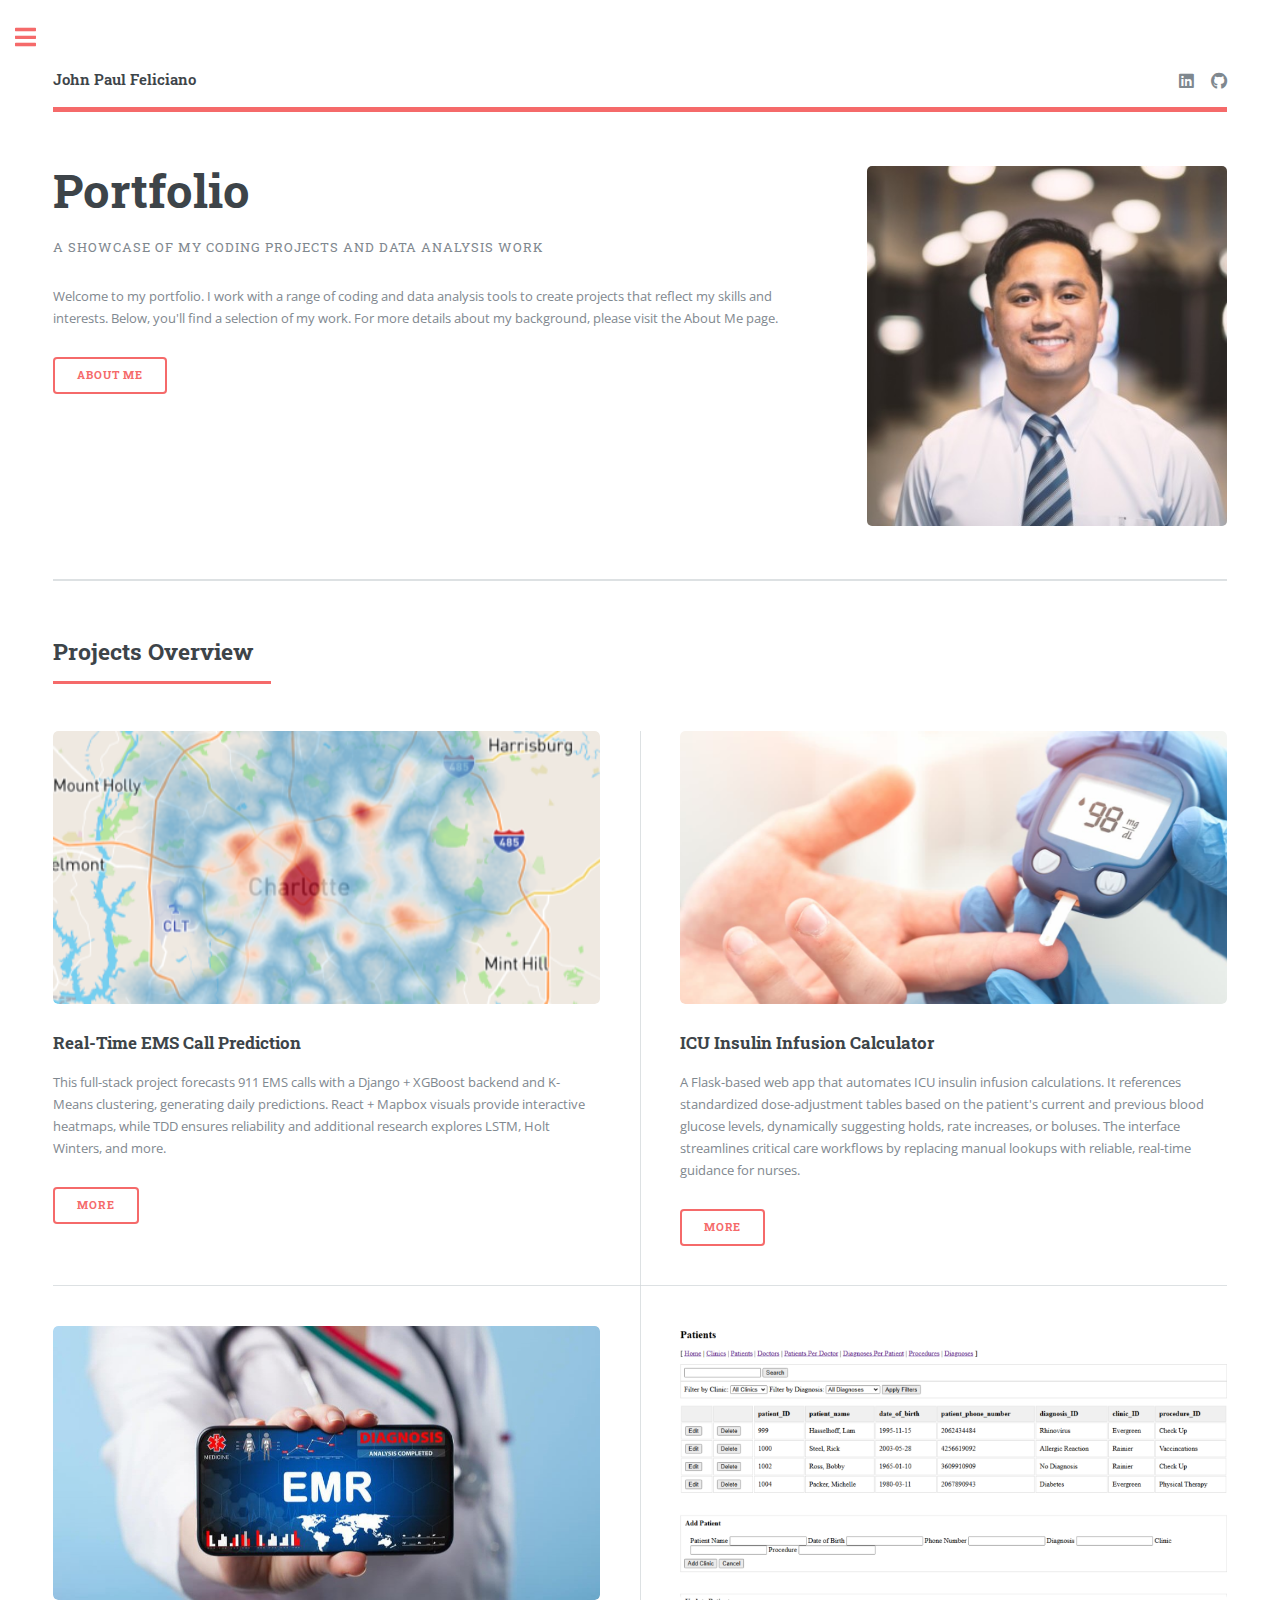
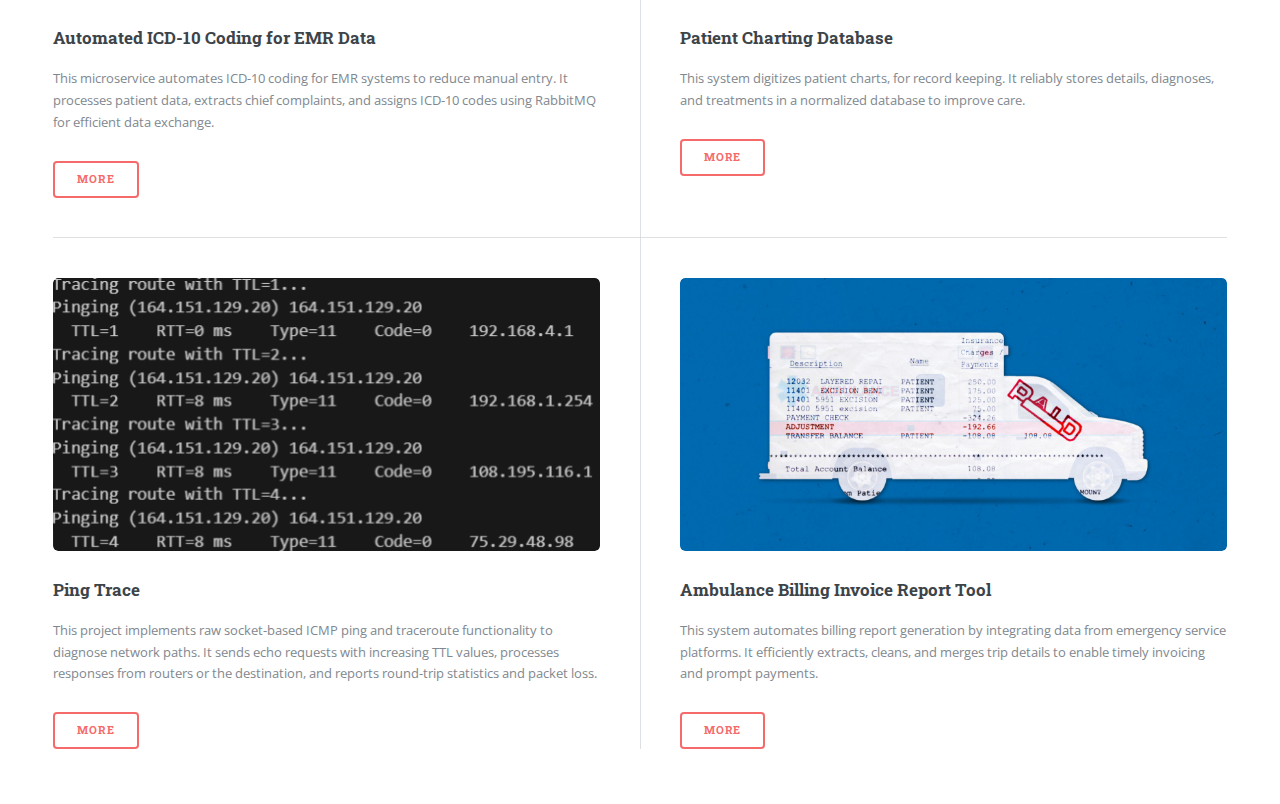
<file: index.html>
<!DOCTYPE HTML>
<!--
	Editorial by HTML5 UP
	html5up.net | @ajlkn
	Free for personal and commercial use under the CCA 3.0 license (html5up.net/license)
-->
<html>

<head>
	<title>Homepage | John Paul's Portfolio</title>
	<link rel="icon" href="/images/favicon.ico" type="image/x-icon">
	<meta charset="utf-8" />
	<meta name="viewport" content="width=device-width, initial-scale=1, user-scalable=no" />
	<link rel="stylesheet" href="assets/css/main.css" />
</head>

<body class="is-preload">

	<!-- Wrapper -->
	<div id="wrapper">

		<!-- Main -->
		<div id="main">
			<div class="inner">

				<!-- Header -->
				<header id="header">
					<a href="index.html" class="logo"><strong>John Paul Feliciano</strong></a>
					<ul class="icons">
						<!-- Opens into a new tab -->
						<li>
							<a href="https://www.linkedin.com/in/johnp-feliciano/" target="_blank"
								rel="noopener noreferrer" class="icon brands fa-linkedin" title="LinkedIn">
								<span class="label">LinkedIn</span>
							</a>
						</li>
						<!-- Opens into a new tab -->
						<li>
							<a href="https://github.com/johnpaulfeliciano98" target="_blank" rel="noopener noreferrer"
								class="icon brands fa-github" title="GitHub">
								<span class="label">GitHub</span>
							</a>
						</li>
					</ul>
				</header>

				<!-- Banner -->
				<section id="banner">
					<div class="content">
						<header>
							<h1>Portfolio</h1>
							<p>A showcase of my coding projects and data analysis work
							</p>
						</header>
						<p>Welcome to my portfolio. I work with a range of coding and data analysis tools to create
							projects that reflect my skills and interests. Below, you'll find a selection of my work.
							For more details about my background, please visit the About Me page.</p>
						<ul class="actions">
							<li><a href="aboutme.html" class="button big">About Me</a></li>
						</ul>
					</div>
					<span class="image object">
						<img src="images/self-portrait.jpeg" alt="" />
					</span>
				</section>


				<!-- Section -->
				<section>
					<header class="major">
						<h2>Projects Overview</h2>
					</header>
					<div class="posts">
						<article>
							<a href="911-forecasting.html" class="image"><img src="images/911-heatmap.png" /></a>
							<h3>Real-Time EMS Call Prediction</h3>
							<p>This full-stack project forecasts 911 EMS calls with a Django + XGBoost backend and
								K-Means clustering, generating daily predictions. React + Mapbox visuals provide
								interactive heatmaps, while TDD ensures reliability and additional research explores
								LSTM, Holt Winters, and more.</p>
							<ul class="actions">
								<li><a href="911-forecasting.html" class="button">More</a></li>
							</ul>
						</article>
						<article>
							<a href="bg-check.html" class="image"><img src="images/blood-sugar-check.png" /></a>
							<h3>ICU Insulin Infusion Calculator</h3>
							<p>A Flask-based web app that automates ICU insulin infusion calculations. It references
								standardized dose-adjustment tables based on the patient's current and previous blood
								glucose levels, dynamically suggesting holds, rate increases, or boluses. The interface
								streamlines critical care workflows by replacing manual lookups with reliable, real-time
								guidance for nurses.</p>
							<ul class="actions">
								<li><a href="bg-check.html" class="button">More</a></li>
							</ul>
						</article>
						<article>
							<a href="emr-microservice.html" class="image"><img src="images/emr-microservice-banner.jpg"
									alt="" /></a>
							<h3>Automated ICD-10 Coding for EMR Data</h3>
							<p>This microservice automates ICD-10 coding for EMR systems to reduce manual entry. It
								processes patient data, extracts chief complaints, and assigns ICD-10 codes using
								RabbitMQ for efficient data exchange.</p>
							<ul class="actions">
								<li><a href="emr-microservice.html" class="button">More</a></li>
							</ul>
						</article>
						<article>
							<a href="patient-database.html" class="image"><img src="images/patient-charting-banner.png"
									alt="" /></a>
							<h3>Patient Charting Database</h3>
							<p>This system digitizes patient charts, for record keeping. It reliably stores details,
								diagnoses, and treatments in a normalized database to improve care.</p>
							<ul class="actions">
								<li><a href="patient-database.html" class="button">More</a></li>
							</ul>
						</article>
						<article>
							<a href="ping-trace.html" class="image"><img src="images/traceroute-banner.png"
									alt="" /></a>
							<h3>Ping Trace</h3>
							<p>This project implements raw socket-based ICMP ping and traceroute functionality to
								diagnose network paths. It sends echo requests with increasing TTL values, processes
								responses from routers or the destination, and reports round-trip statistics and packet
								loss.</p>
							<ul class="actions">
								<li><a href="ping-trace.html" class="button">More</a></li>
							</ul>
						</article>
						<article>
							<a href="vpambu-invoice-tool.html" class="image"><img
									src="images/ambulance-billing-banner.jpg" alt="" /></a>
							<h3>Ambulance Billing Invoice Report Tool</h3>
							<p>This system automates billing report generation by integrating data from emergency
								service platforms. It efficiently extracts, cleans, and merges trip details to enable
								timely invoicing and prompt payments.</p>
							<ul class="actions">
								<li><a href="vpambu-invoice-tool.html" class="button">More</a></li>
							</ul>
						</article>
					</div>
				</section>

			</div>
		</div>

		<!-- Sidebar -->
		<div id="sidebar">
			<div class="inner">


				<!-- Menu -->
				<nav id="menu">
					<header class="major">
						<h2>Menu</h2>
					</header>
					<ul>
						<li><a href="index.html">Homepage</a></li>
						<li><a href="aboutme.html">About Me</a></li>
						<li>
							<span class="opener"> Programming Projects</span>
							<ul>
								<li><a href="911-forecasting.html">Real-Time EMS Call Prediction</a>
								</li>
								<li><a href="bg-check.html">ICU Insulin Infusion Calculator</a></li>
								<li><a href="emr-microservice.html">Automated ICD-10 Coding for EMR Data</a></li>
								<li><a href="patient-database.html">Patient Charting Database</a></li>
								<li><a href="ping-trace.html">Ping Trace</a></li>
								<li><a href="vpambu-invoice-tool.html">Ambulance Billing Invoice Report Tool</a></li>
							</ul>
						</li>
						<li>
							<span class="opener">Data Analysis Projects</span>
							<ul>
								<li>
									<a href="https://github.com/johnpaulfeliciano98/data-analysis-projects/tree/main/Airbnb%20Dashboard"
										target="_blank" rel="noopener noreferrer">
										Airbnb Dashboard <i class="fab fa-github"></i>
									</a>
								</li>
								<li>
									<a href="https://github.com/johnpaulfeliciano98/data-analysis-projects/tree/main/Bike%20Sales%20Analysis"
										target="_blank" rel="noopener noreferrer">
										Bike Sales Analysis <i class="fab fa-github"></i>
									</a>
								</li>
								<li>
									<a href="https://github.com/johnpaulfeliciano98/data-analysis-projects/tree/main/COVID%20Death%20and%20Vaccination%20Data%20Exploration"
										target="_blank" rel="noopener noreferrer">
										COVID Death and Vaccination Data Exploration <i class="fab fa-github"></i>
									</a>
								</li>
								<li>
									<a href="https://github.com/johnpaulfeliciano98/data-analysis-projects/tree/main/Data%20Professional%20Survey%20Dashboard"
										target="_blank" rel="noopener noreferrer">
										Data Professional Survey Dashboard <i class="fab fa-github"></i>
									</a>
								</li>
								<li>
									<a href="https://github.com/johnpaulfeliciano98/data-analysis-projects/tree/main/Nashville%20Housing%20Data%20Cleaning"
										target="_blank" rel="noopener noreferrer">
										Nashville Housing Data Cleaning <i class="fab fa-github"></i>
									</a>
								</li>
							</ul>

						</li>
					</ul>
				</nav>

				<!-- Section -->
				<section>
					<header class="major">
						<h2>Get in touch</h2>
					</header>
					<p>I'm actively seeking opportunities as a Software Engineer or Developer. If you're hiring or have
						a role that aligns with my skills, feel free to reach out!</p>
					<ul class="contact">
						<li class="icon solid fa-envelope">
							<a href="mailto:johnpaulfeliciano98@gmail.com">johnpaulfeliciano98@gmail.com</a>
						</li>
						<li class="icon solid fa-phone">
							<a href="tel:+19513156763">(951) 315-6763</a>
						</li>
					</ul>
				</section>

				<!-- Footer -->
				<footer id="footer">
					<p class="copyright">&copy; 2025 John Paul Feliciano.
						Built with HTML5 UP.</p>
				</footer>

			</div>
		</div>

	</div>

	<!-- Scripts -->
	<script src="assets/js/jquery.min.js"></script>
	<script src="assets/js/browser.min.js"></script>
	<script src="assets/js/breakpoints.min.js"></script>
	<script src="assets/js/util.js"></script>
	<script src="assets/js/main.js"></script>

</body>

</html>
</file>
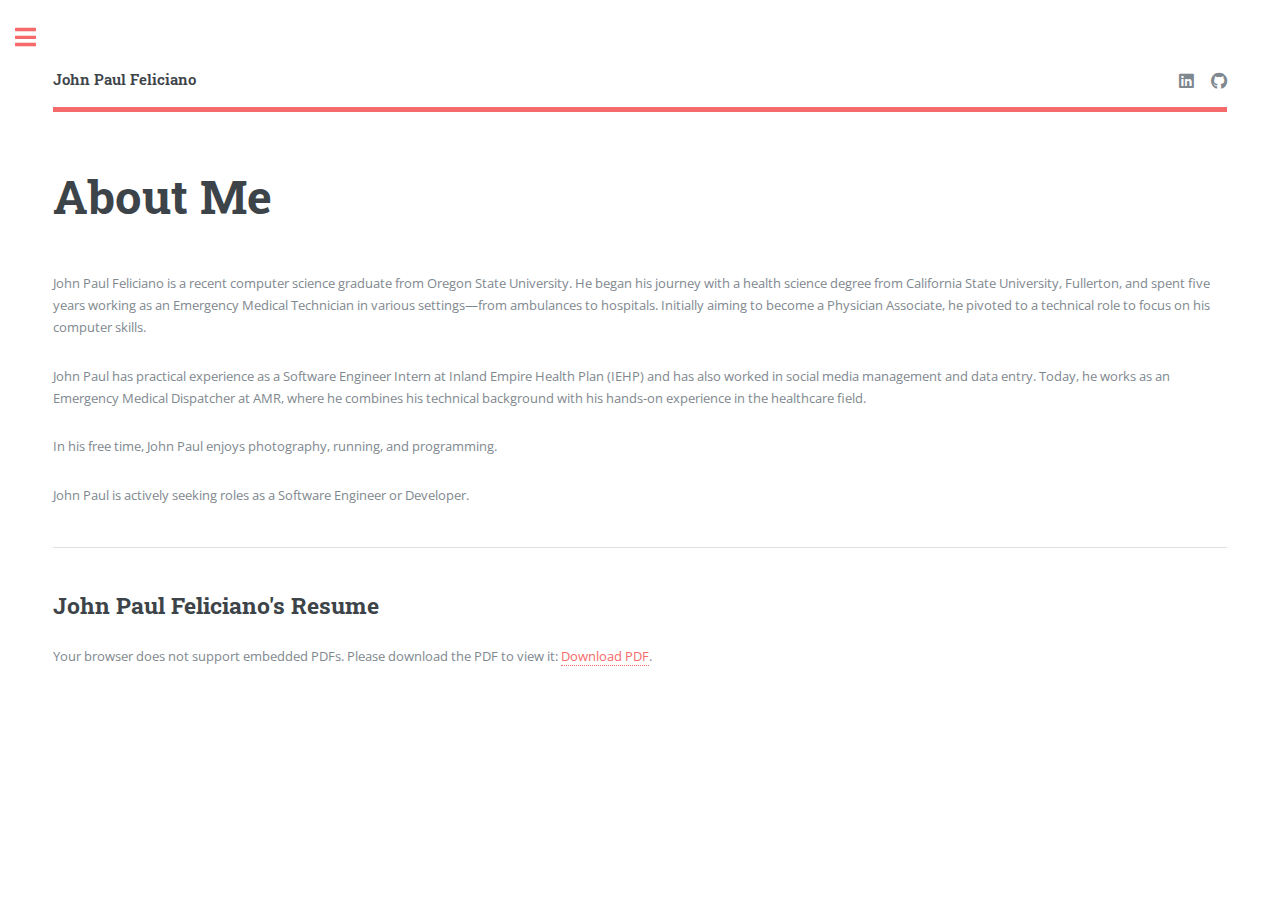
<file: aboutme.html>
<!DOCTYPE HTML>
<!--
	Editorial by HTML5 UP
	html5up.net | @ajlkn
	Free for personal and commercial use under the CCA 3.0 license (html5up.net/license)
-->
<html>

<head>
	<title>About Me | John Paul's Portfolio</title>
	<link rel="icon" href="/images/favicon.ico" type="image/x-icon">
	<meta charset="utf-8" />
	<meta name="viewport" content="width=device-width, initial-scale=1, user-scalable=no" />
	<link rel="stylesheet" href="assets/css/main.css" />
</head>

<body class="is-preload">

	<!-- Wrapper -->
	<div id="wrapper">

		<!-- Main -->
		<div id="main">
			<div class="inner">

				<!-- Header -->
				<header id="header">
					<a href="index.html" class="logo"><strong>John Paul Feliciano</strong></a>
					<ul class="icons">
						<!-- Opens into a new tab -->
						<li>
							<a href="https://www.linkedin.com/in/johnp-feliciano/" target="_blank"
								rel="noopener noreferrer" class="icon brands fa-linkedin" title="LinkedIn">
								<span class="label">LinkedIn</span>
							</a>
						</li>
						<!-- Opens into a new tab -->
						<li>
							<a href="https://github.com/johnpaulfeliciano98" target="_blank" rel="noopener noreferrer"
								class="icon brands fa-github" title="GitHub">
								<span class="label">GitHub</span>
							</a>
						</li>
					</ul>
				</header>

				<!-- Content -->
				<section>
					<header class="main">
						<h1>About Me</h1>
					</header>

					<!-- <span class="image main"><img src="images/pic11.jpg" alt="" /></span> -->

					<p>John Paul Feliciano is a recent computer science graduate from Oregon State University. He began
						his journey with a health science degree from California State University, Fullerton, and spent
						five years working as an Emergency Medical Technician in various settings—from ambulances to
						hospitals. Initially aiming to become a Physician Associate, he pivoted to a technical role to
						focus on his computer skills.</p>
					<p>John Paul has practical experience as a Software Engineer Intern at Inland Empire Health Plan
						(IEHP) and has also worked in social media management and data entry. Today, he works as an
						Emergency Medical Dispatcher at AMR, where he combines his technical background with his
						hands-on experience in the healthcare field.
					</p>
					<p>In his free time, John Paul enjoys photography, running, and programming.</p>

					<p>John Paul is actively seeking roles as a Software Engineer or Developer.</p>

					<hr class="major" />

					<h2>John Paul Feliciano's Resume</h2>
					<object data="documents/JohnPaul_Feliciano_Resume.pdf" type="application/pdf" width="100%"
						height="600">
						<p>Your browser does not support embedded PDFs. Please download the PDF to view it:
							<a href="documents/JohnPaul_Feliciano_Resume.pdf">Download PDF</a>.
						</p>
					</object>

					<!-- Additional content can be added here -->

				</section>

			</div>
		</div>



		<!-- Sidebar -->
		<div id="sidebar">
			<div class="inner">

				<!-- Menu -->
				<nav id="menu">
					<header class="major">
						<h2>Menu</h2>
					</header>
					<ul>
						<li><a href="index.html">Homepage</a></li>
						<li><a href="aboutme.html">About Me</a></li>
						<li>
							<span class="opener"> Programming Projects</span>
							<ul>
								<li><a href="911-forecasting.html">Real-Time EMS Call Prediction</a>
								</li>
								<li><a href="bg-check.html">ICU Insulin Infusion Calculator</a></li>
								<li><a href="emr-microservice.html">Automated ICD-10 Coding for EMR Data</a></li>
								<li><a href="patient-database.html">Patient Charting Database</a></li>
								<li><a href="ping-trace.html">Ping Trace</a></li>
								<li><a href="vpambu-invoice-tool.html">Ambulance Billing Invoice Report Tool</a></li>
							</ul>
						</li>
						<li>
							<span class="opener">Data Analysis Projects</span>
							<ul>
								<li>
									<a href="https://github.com/johnpaulfeliciano98/data-analysis-projects/tree/main/Airbnb%20Dashboard"
										target="_blank" rel="noopener noreferrer">
										Airbnb Dashboard <i class="fab fa-github"></i>
									</a>
								</li>
								<li>
									<a href="https://github.com/johnpaulfeliciano98/data-analysis-projects/tree/main/Bike%20Sales%20Analysis"
										target="_blank" rel="noopener noreferrer">
										Bike Sales Analysis <i class="fab fa-github"></i>
									</a>
								</li>
								<li>
									<a href="https://github.com/johnpaulfeliciano98/data-analysis-projects/tree/main/COVID%20Death%20and%20Vaccination%20Data%20Exploration"
										target="_blank" rel="noopener noreferrer">
										COVID Death and Vaccination Data Exploration <i class="fab fa-github"></i>
									</a>
								</li>
								<li>
									<a href="https://github.com/johnpaulfeliciano98/data-analysis-projects/tree/main/Data%20Professional%20Survey%20Dashboard"
										target="_blank" rel="noopener noreferrer">
										Data Professional Survey Dashboard <i class="fab fa-github"></i>
									</a>
								</li>
								<li>
									<a href="https://github.com/johnpaulfeliciano98/data-analysis-projects/tree/main/Nashville%20Housing%20Data%20Cleaning"
										target="_blank" rel="noopener noreferrer">
										Nashville Housing Data Cleaning <i class="fab fa-github"></i>
									</a>
								</li>
							</ul>

						</li>
					</ul>
				</nav>

				<!-- Get in touch Section -->
				<section>
					<header class="major">
						<h2>Get in touch</h2>
					</header>
					<p>I'm actively seeking opportunities as a Software Engineer or Developer. If you're hiring
						or have
						a role that aligns with my skills, feel free to reach out!</p>
					<ul class="contact">
						<li class="icon solid fa-envelope">
							<a href="mailto:johnpaulfeliciano98@gmail.com">johnpaulfeliciano98@gmail.com</a>
						</li>
						<li class="icon solid fa-phone">
							<a href="tel:+19513156763">(951) 315-6763</a>
						</li>
					</ul>
				</section>

				<!-- Footer -->
				<footer id="footer">
					<p class="copyright">&copy; 2025 John Paul Feliciano. Built with HTML5 UP.</p>
				</footer>

			</div>
		</div>

	</div>

	<!-- Scripts -->
	<script src="assets/js/jquery.min.js"></script>
	<script src="assets/js/browser.min.js"></script>
	<script src="assets/js/breakpoints.min.js"></script>
	<script src="assets/js/util.js"></script>
	<script src="assets/js/main.js"></script>

</body>

</html>
</file>
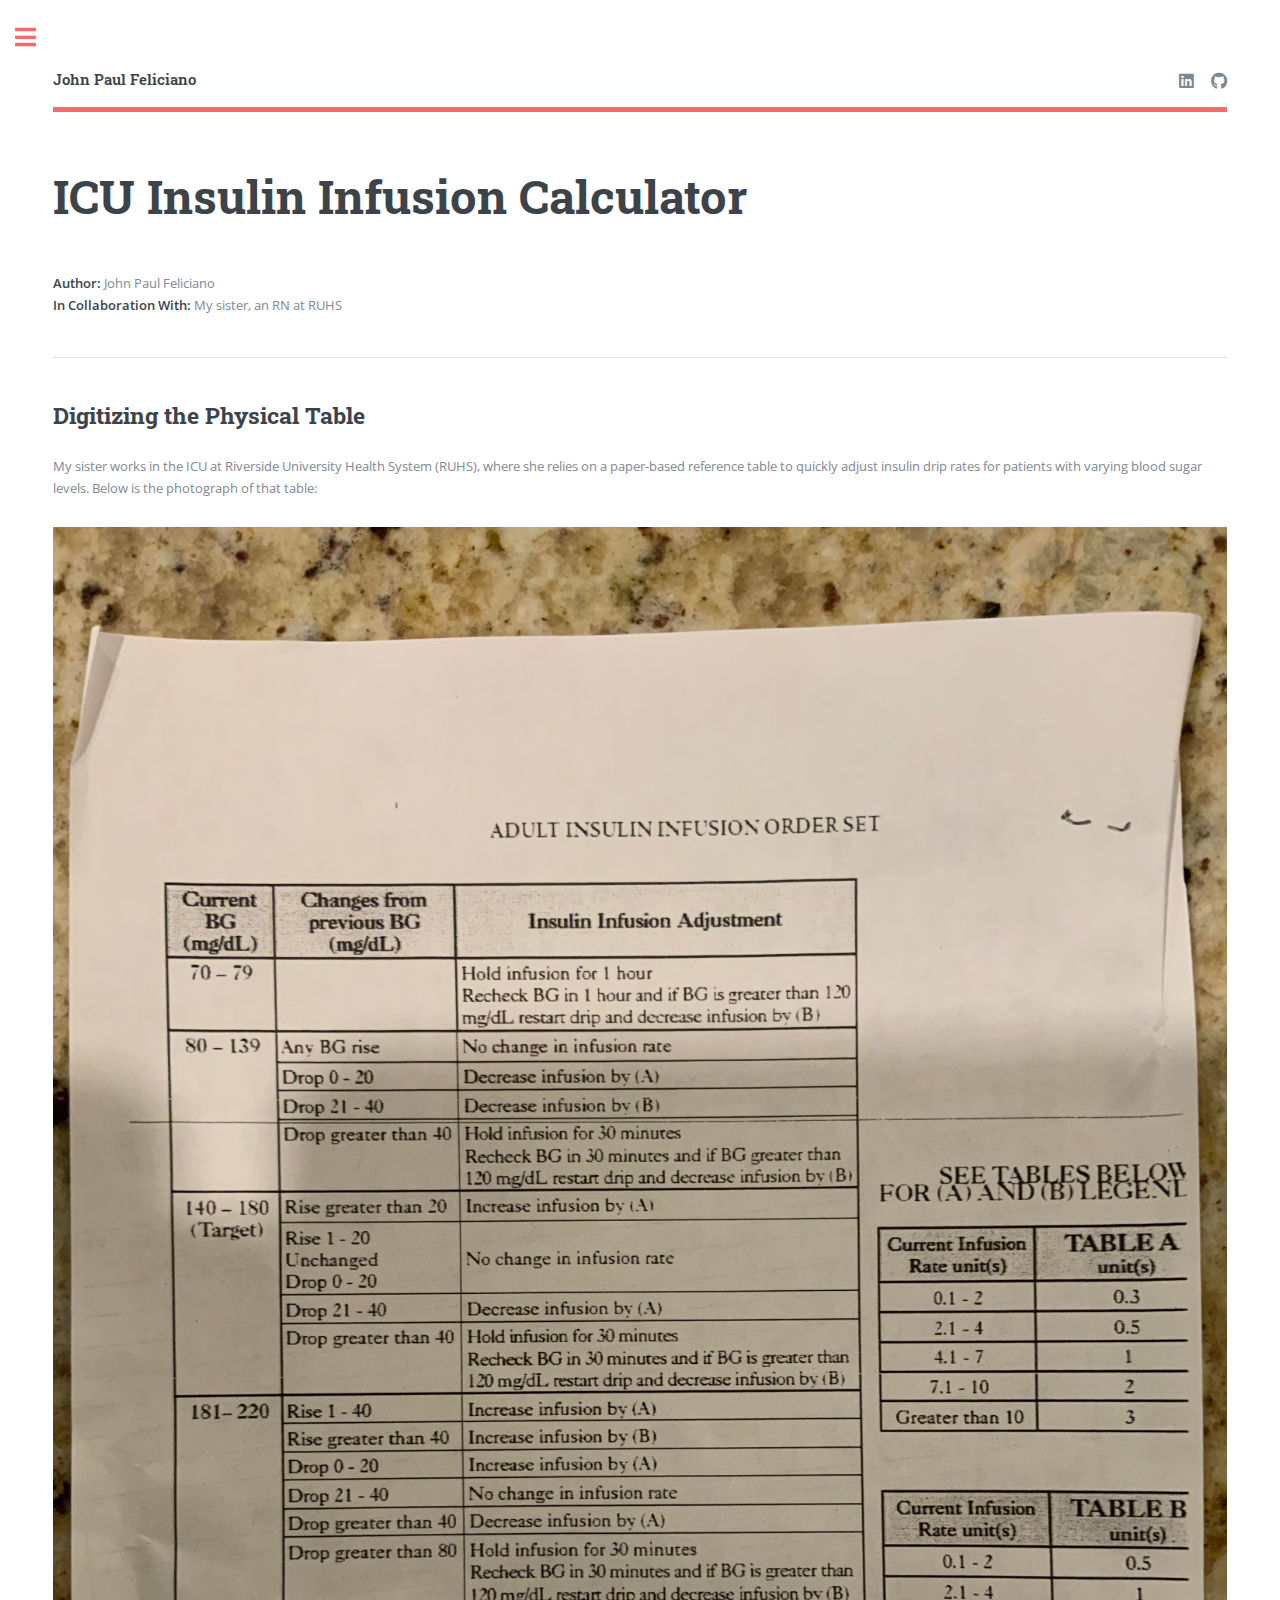
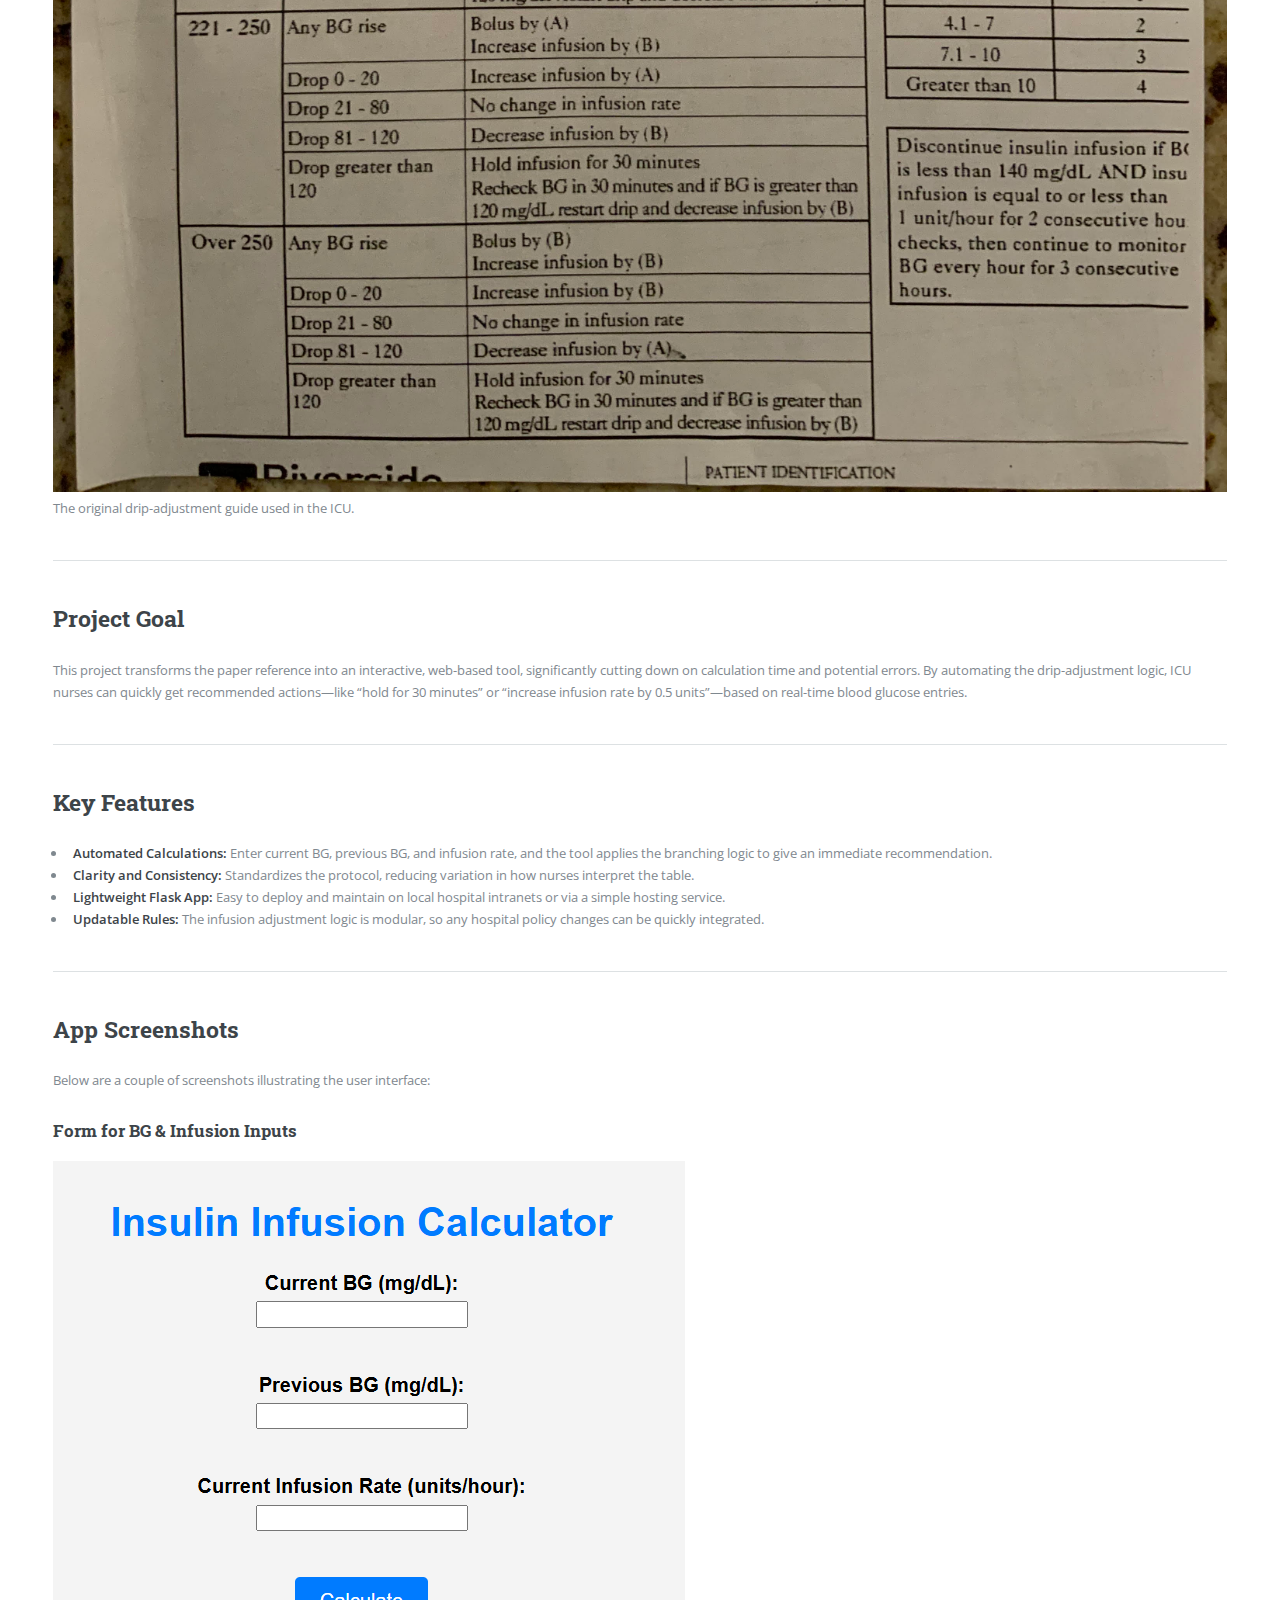
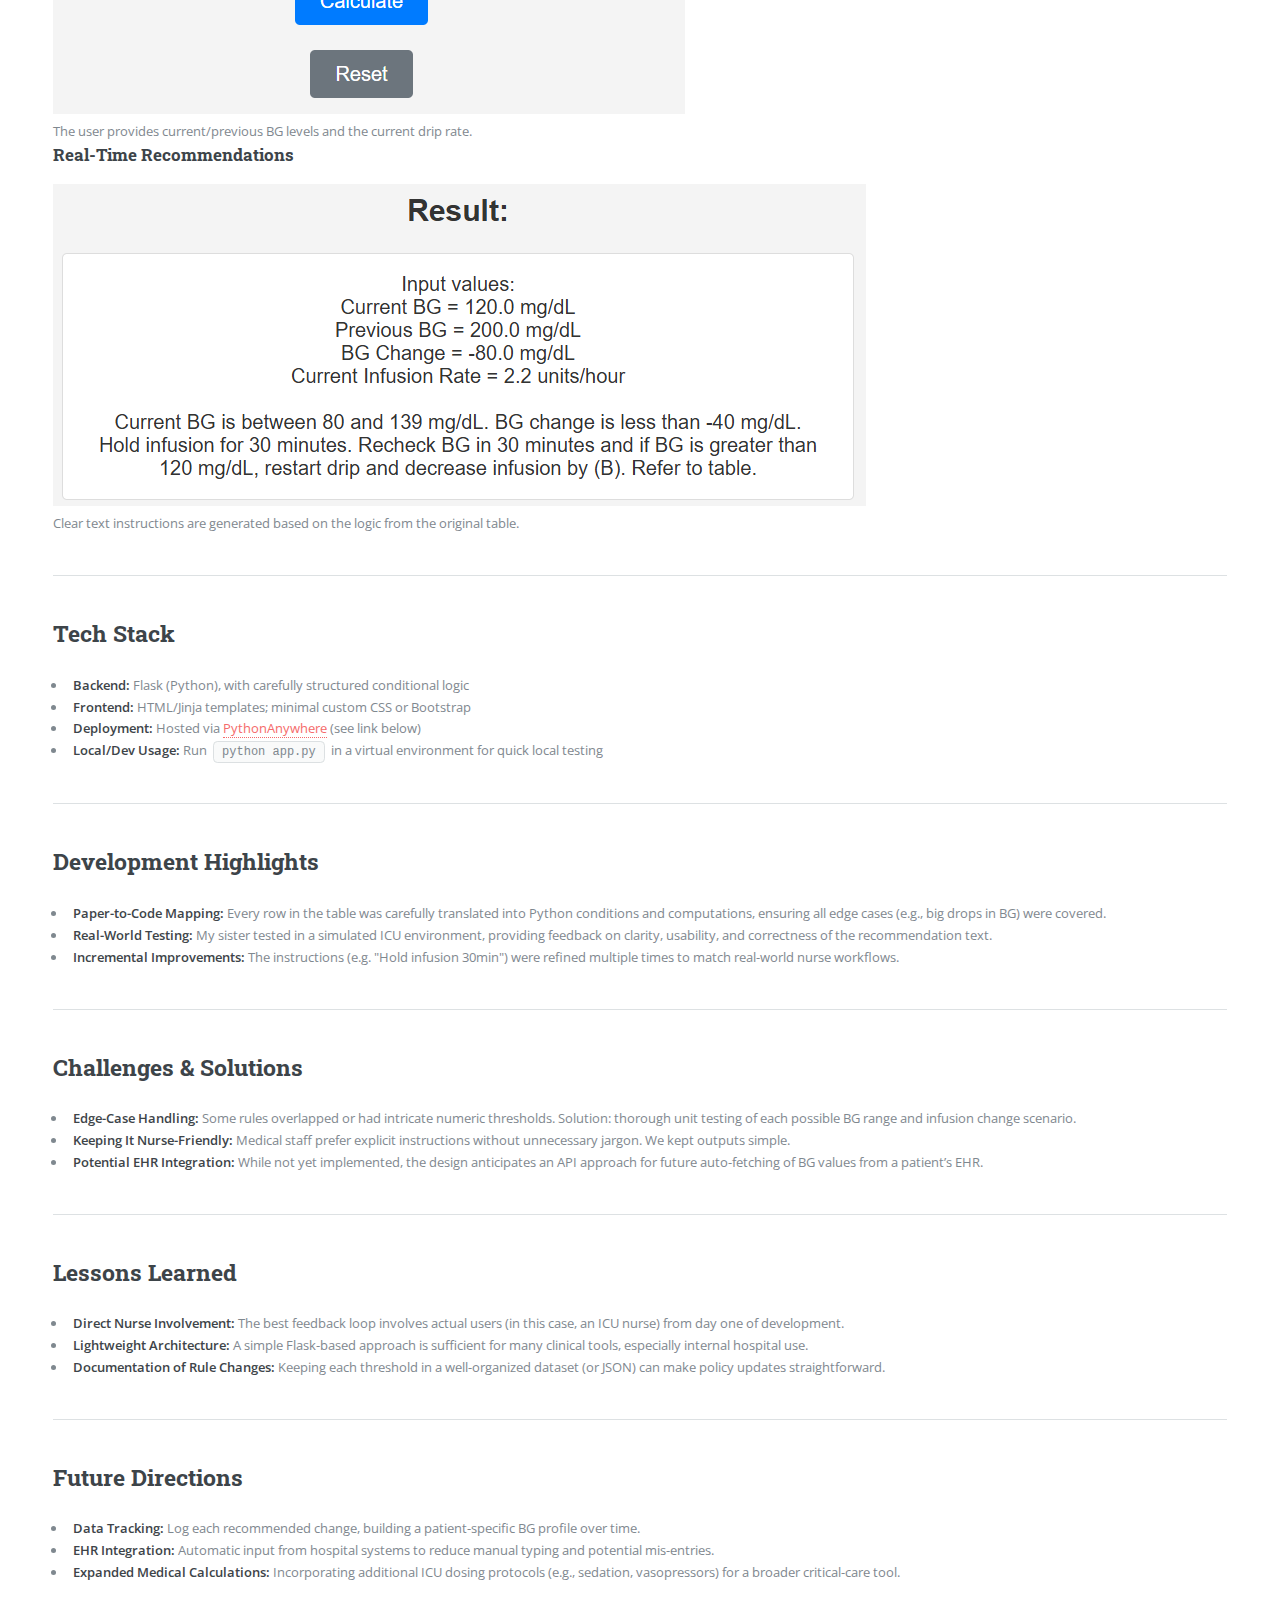
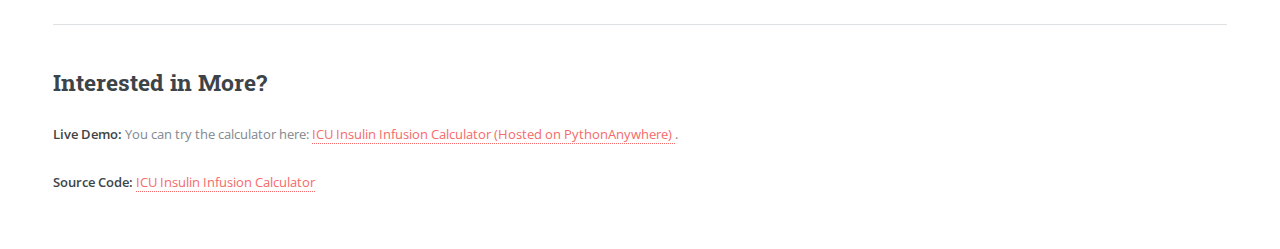
<file: bg-check.html>
<!DOCTYPE HTML>
<html>

<head>
	<title>ICU Insulin Infusion Calculator | John Paul's Portfolio</title>
	<link rel="icon" href="/images/favicon.ico" type="image/x-icon">
	<meta charset="utf-8" />
	<meta name="viewport" content="width=device-width, initial-scale=1, user-scalable=no" />
	<!-- Use the same main CSS file as your existing site -->
	<link rel="stylesheet" href="assets/css/main.css" />
</head>

<body class="is-preload">

	<!-- Wrapper -->
	<div id="wrapper">

		<!-- Main -->
		<div id="main">
			<div class="inner">

				<!-- Header -->
				<header id="header">
					<a href="index.html" class="logo"><strong>John Paul Feliciano</strong></a>
					<ul class="icons">
						<li>
							<a href="https://www.linkedin.com/in/johnp-feliciano/" target="_blank"
								rel="noopener noreferrer" class="icon brands fa-linkedin" title="LinkedIn">
								<span class="label">LinkedIn</span>
							</a>
						</li>
						<li>
							<a href="https://github.com/johnpaulfeliciano98" target="_blank" rel="noopener noreferrer"
								class="icon brands fa-github" title="GitHub">
								<span class="label">GitHub</span>
							</a>
						</li>
					</ul>
				</header>

				<!-- Content -->
				<section>
					<header class="main">
						<h1>ICU Insulin Infusion Calculator</h1>
					</header>

					<p>
						<strong>Author:</strong> John Paul Feliciano<br />
						<strong>In Collaboration With:</strong> My sister, an RN at RUHS
					</p>

					<hr class="major" />

					<!-- Physical Table Image -->
					<h2>Digitizing the Physical Table</h2>
					<p>
						My sister works in the ICU at Riverside University Health System (RUHS), where she relies on a
						paper-based reference table to quickly adjust insulin drip rates for patients with varying blood
						sugar levels. Below is the photograph of that table:
					</p>
					<figure>
						<img src="images/bg-check-table.jpg" alt="Physical Insulin Infusion Table"
							style="max-width:100%; height:auto;">
						<figcaption>The original drip-adjustment guide used in the ICU.</figcaption>
					</figure>

					<hr class="major" />

					<!-- Project Goal -->
					<h2>Project Goal</h2>
					<p>
						This project transforms the paper reference into an interactive, web-based tool, significantly
						cutting down on calculation time and potential errors. By automating the drip-adjustment logic,
						ICU nurses can quickly get recommended actions—like “hold for 30 minutes” or “increase infusion
						rate by 0.5 units”—based on real-time blood glucose entries.
					</p>

					<hr class="major" />

					<!-- Key Features -->
					<h2>Key Features</h2>
					<ul>
						<li>
							<strong>Automated Calculations:</strong> Enter current BG, previous BG, and infusion rate,
							and
							the tool applies the branching logic to give an immediate recommendation.
						</li>
						<li>
							<strong>Clarity and Consistency:</strong> Standardizes the protocol, reducing variation in
							how
							nurses interpret the table.
						</li>
						<li>
							<strong>Lightweight Flask App:</strong> Easy to deploy and maintain on local hospital
							intranets
							or via a simple hosting service.
						</li>
						<li>
							<strong>Updatable Rules:</strong> The infusion adjustment logic is modular, so any hospital
							policy changes can be quickly integrated.
						</li>
					</ul>

					<hr class="major" />

					<!-- Screenshots -->
					<h2>App Screenshots</h2>
					<p>
						Below are a couple of screenshots illustrating the user interface:
					</p>

					<h3>Form for BG & Infusion Inputs</h3>
					<figure>
						<img src="images/bg-check-input.png" alt="ICU Calculator Input Form"
							style="max-width:100%; height:auto;">
						<figcaption>The user provides current/previous BG levels and the current drip rate.</figcaption>
					</figure>

					<h3>Real-Time Recommendations</h3>
					<figure>
						<img src="images/bg-check-result.png" alt="ICU Calculator Result"
							style="max-width:100%; height:auto;">
						<figcaption>Clear text instructions are generated based on the logic from the original table.
						</figcaption>
					</figure>

					<hr class="major" />

					<!-- Tech Stack -->
					<h2>Tech Stack</h2>
					<ul>
						<li><strong>Backend:</strong> Flask (Python), with carefully structured conditional logic</li>
						<li><strong>Frontend:</strong> HTML/Jinja templates; minimal custom CSS or Bootstrap</li>
						<li><strong>Deployment:</strong> Hosted via <a href="https://www.pythonanywhere.com/"
								target="_blank" rel="noopener noreferrer">PythonAnywhere</a> (see link below)</li>
						<li><strong>Local/Dev Usage:</strong> Run <code>python app.py</code> in a virtual environment
							for
							quick
							local testing</li>
					</ul>

					<hr class="major" />

					<!-- Development Highlights -->
					<h2>Development Highlights</h2>
					<ul>
						<li>
							<strong>Paper-to-Code Mapping:</strong> Every row in the table was carefully translated into
							Python conditions and computations, ensuring all edge cases (e.g., big drops in BG) were
							covered.
						</li>
						<li>
							<strong>Real-World Testing:</strong> My sister tested in a simulated ICU environment,
							providing
							feedback on clarity, usability, and correctness of the recommendation text.
						</li>
						<li>
							<strong>Incremental Improvements:</strong> The instructions (e.g. "Hold infusion 30min")
							were
							refined multiple times to match real-world nurse workflows.
						</li>
					</ul>

					<hr class="major" />

					<!-- Challenges & Solutions -->
					<h2>Challenges & Solutions</h2>
					<ul>
						<li>
							<strong>Edge-Case Handling:</strong> Some rules overlapped or had intricate numeric
							thresholds.
							Solution: thorough unit testing of each possible BG range and infusion change scenario.
						</li>
						<li>
							<strong>Keeping It Nurse-Friendly:</strong> Medical staff prefer explicit instructions
							without
							unnecessary jargon. We kept outputs simple.
						</li>
						<li>
							<strong>Potential EHR Integration:</strong> While not yet implemented, the design
							anticipates
							an API approach for future auto-fetching of BG values from a patient’s EHR.
						</li>
					</ul>

					<hr class="major" />

					<!-- Lessons Learned -->
					<h2>Lessons Learned</h2>
					<ul>
						<li>
							<strong>Direct Nurse Involvement:</strong> The best feedback loop involves actual users
							(in
							this case, an ICU nurse) from day one of development.
						</li>
						<li>
							<strong>Lightweight Architecture:</strong> A simple Flask-based approach is sufficient for
							many
							clinical tools, especially internal hospital use.
						</li>
						<li>
							<strong>Documentation of Rule Changes:</strong> Keeping each threshold in a well-organized
							dataset (or JSON) can make policy updates straightforward.
						</li>
					</ul>

					<hr class="major" />

					<!-- Future Directions -->
					<h2>Future Directions</h2>
					<ul>
						<li>
							<strong>Data Tracking:</strong> Log each recommended change, building a patient-specific BG
							profile over time.
						</li>
						<li>
							<strong>EHR Integration:</strong> Automatic input from hospital systems to reduce manual
							typing
							and potential mis-entries.
						</li>
						<li>
							<strong>Expanded Medical Calculations:</strong> Incorporating additional ICU dosing
							protocols
							(e.g., sedation, vasopressors) for a broader critical-care tool.
						</li>
					</ul>

					<hr class="major" />

					<!-- Interested in More? -->
					<h2>Interested in More?</h2>
					<p>
						<strong>Live Demo:</strong> You can try the calculator here:
						<a href="https://johnpaulfeliciano98.pythonanywhere.com/" target="_blank"
							rel="noopener noreferrer">
							ICU Insulin Infusion Calculator (Hosted on PythonAnywhere)
						</a>.
					</p>
					<p>
						<strong>Source Code: </strong><a href="https://github.com/johnpaulfeliciano98/bg-check"
							target="_blank" rel="noopener noreferrer">ICU Insulin Infusion Calculator
						</a>
					</p>
				</section>

			</div>
		</div>

		<!-- Sidebar -->
		<div id="sidebar">
			<div class="inner">

				<!-- Menu -->
				<nav id="menu">
					<header class="major">
						<h2>Menu</h2>
					</header>
					<ul>
						<li><a href="index.html">Homepage</a></li>
						<li><a href="aboutme.html">About Me</a></li>
						<li>
							<span class="opener"> Programming Projects</span>
							<ul>
								<li><a href="911-forecasting.html">Real-Time EMS Call Prediction</a>
								</li>
								<li><a href="bg-check.html">ICU Insulin Infusion Calculator</a></li>
								<li><a href="emr-microservice.html">Automated ICD-10 Coding for EMR Data</a></li>
								<li><a href="patient-database.html">Patient Charting Database</a></li>
								<li><a href="ping-trace.html">Ping Trace</a></li>
								<li><a href="vpambu-invoice-tool.html">Ambulance Billing Invoice Report Tool</a></li>
							</ul>
						</li>
						<li>
							<span class="opener">Data Analysis Projects</span>
							<ul>
								<li>
									<a href="https://github.com/johnpaulfeliciano98/data-analysis-projects/tree/main/Airbnb%20Dashboard"
										target="_blank" rel="noopener noreferrer">
										Airbnb Dashboard <i class="fab fa-github"></i>
									</a>
								</li>
								<li>
									<a href="https://github.com/johnpaulfeliciano98/data-analysis-projects/tree/main/Bike%20Sales%20Analysis"
										target="_blank" rel="noopener noreferrer">
										Bike Sales Analysis <i class="fab fa-github"></i>
									</a>
								</li>
								<li>
									<a href="https://github.com/johnpaulfeliciano98/data-analysis-projects/tree/main/COVID%20Death%20and%20Vaccination%20Data%20Exploration"
										target="_blank" rel="noopener noreferrer">
										COVID Death and Vaccination Data Exploration <i class="fab fa-github"></i>
									</a>
								</li>
								<li>
									<a href="https://github.com/johnpaulfeliciano98/data-analysis-projects/tree/main/Data%20Professional%20Survey%20Dashboard"
										target="_blank" rel="noopener noreferrer">
										Data Professional Survey Dashboard <i class="fab fa-github"></i>
									</a>
								</li>
								<li>
									<a href="https://github.com/johnpaulfeliciano98/data-analysis-projects/tree/main/Nashville%20Housing%20Data%20Cleaning"
										target="_blank" rel="noopener noreferrer">
										Nashville Housing Data Cleaning <i class="fab fa-github"></i>
									</a>
								</li>
							</ul>

						</li>
					</ul>
				</nav>

				<!-- Get in touch Section -->
				<section>
					<header class="major">
						<h2>Get in touch</h2>
					</header>
					<p>I'm actively seeking opportunities as a Software Engineer or Developer. If you're hiring
						or have
						a role that aligns with my skills, feel free to reach out!</p>
					<ul class="contact">
						<li class="icon solid fa-envelope">
							<a href="mailto:johnpaulfeliciano98@gmail.com">johnpaulfeliciano98@gmail.com</a>
						</li>
						<li class="icon solid fa-phone">
							<a href="tel:+19513156763">(951) 315-6763</a>
						</li>
					</ul>
				</section>

				<!-- Footer -->
				<footer id="footer">
					<p class="copyright">
						&copy; 2025 John Paul Feliciano. Built with HTML5 UP.
					</p>
				</footer>

			</div>
		</div>

	</div>

	<!-- Scripts -->
	<script src="assets/js/jquery.min.js"></script>
	<script src="assets/js/browser.min.js"></script>
	<script src="assets/js/breakpoints.min.js"></script>
	<script src="assets/js/util.js"></script>
	<script src="assets/js/main.js"></script>

</body>

</html>
</file>
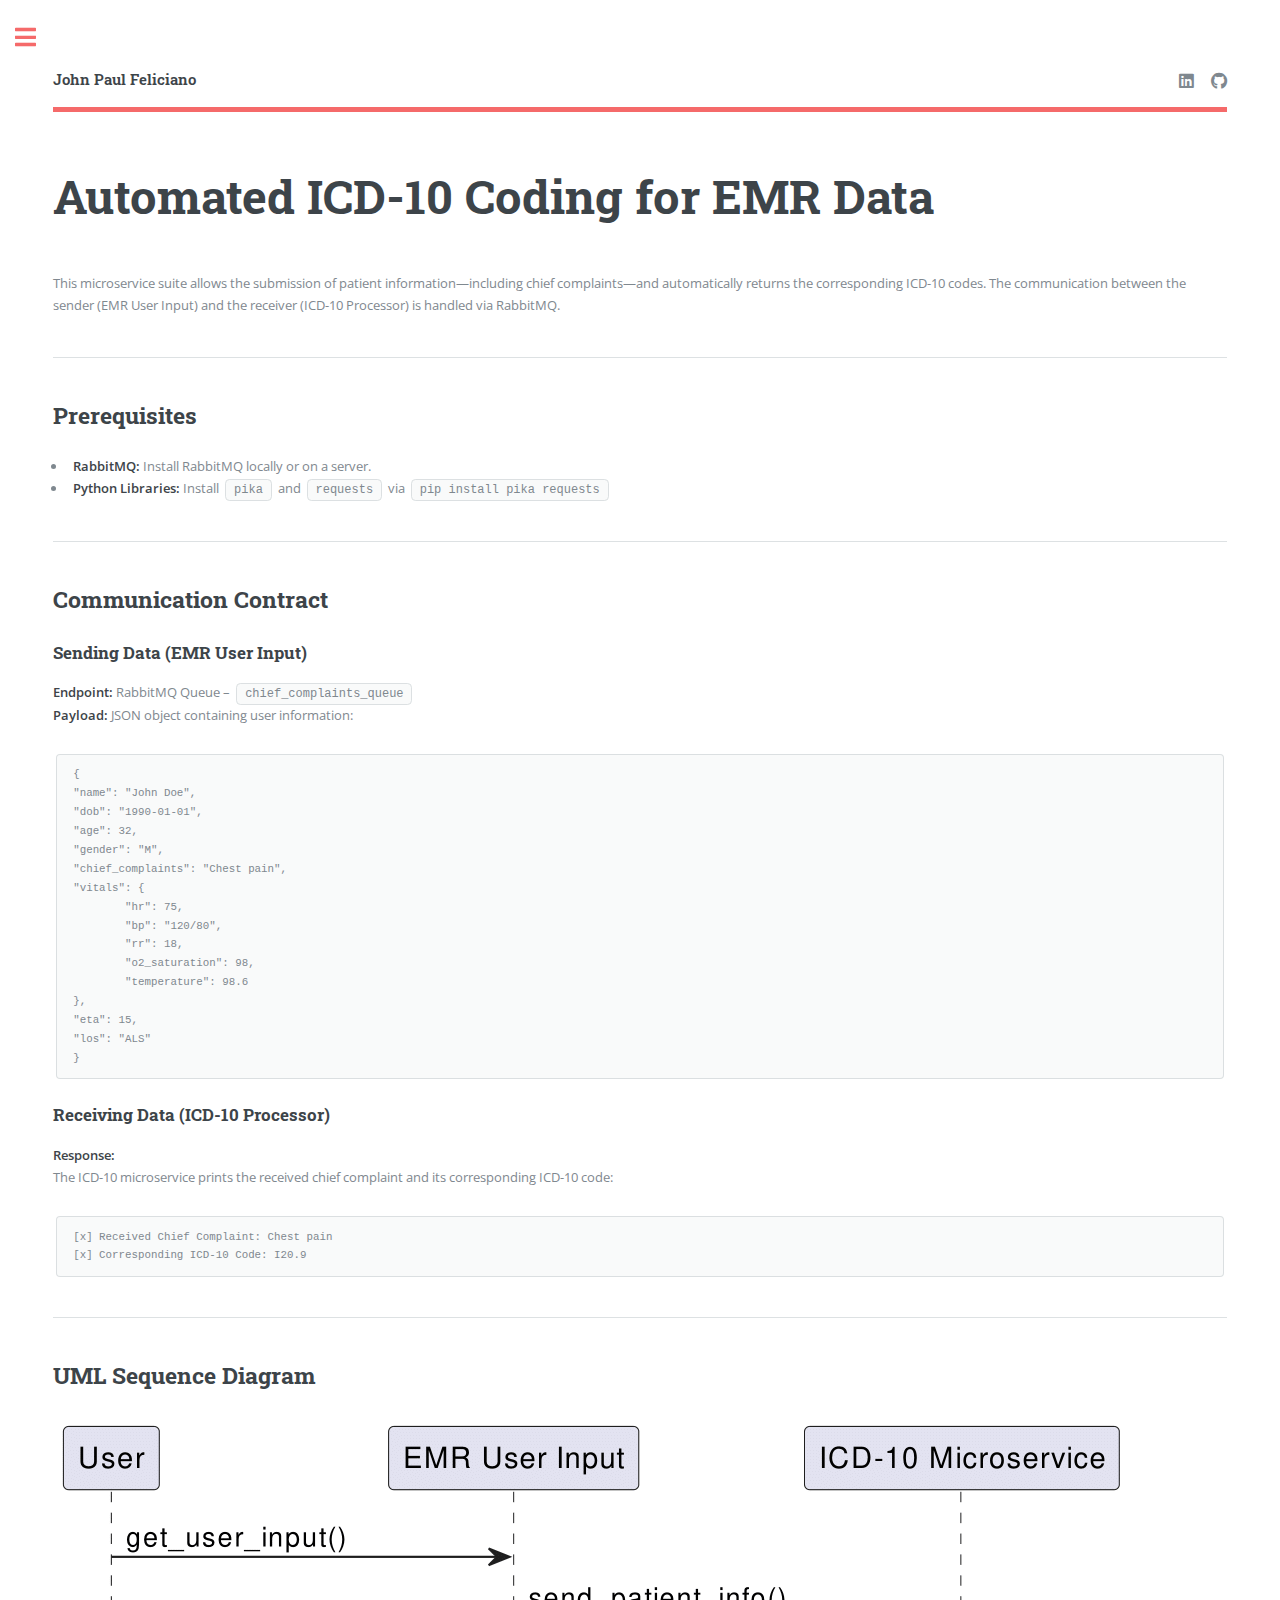
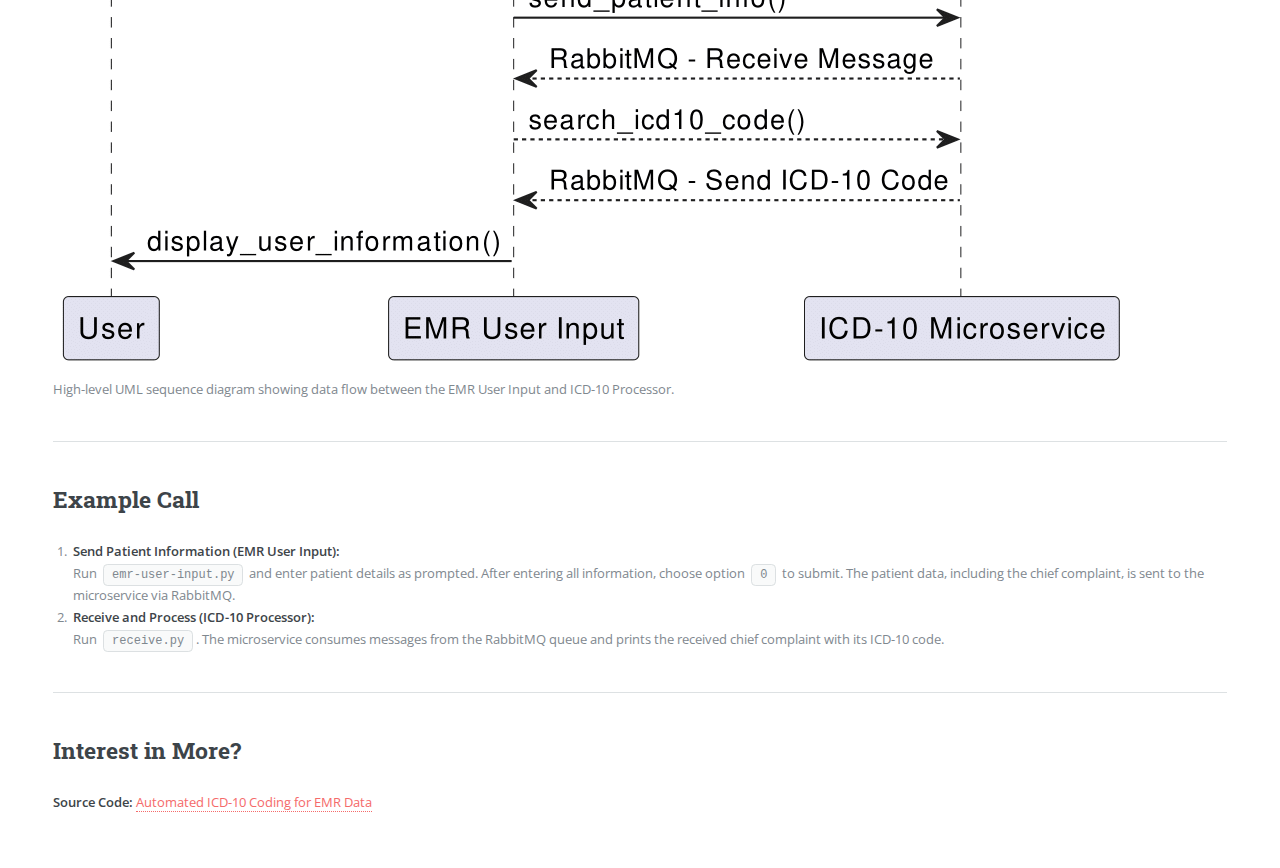
<file: emr-microservice.html>
<!DOCTYPE HTML>
<html>

<head>
	<title>Automated ICD-10 Coding for EMR Data | John Paul's Portfolio</title>
	<link rel="icon" href="/images/favicon.ico" type="image/x-icon">
	<meta charset="utf-8" />
	<meta name="viewport" content="width=device-width, initial-scale=1, user-scalable=no" />
	<link rel="stylesheet" href="assets/css/main.css" />
</head>

<body class="is-preload">

	<!-- Wrapper -->
	<div id="wrapper">

		<!-- Main -->
		<div id="main">
			<div class="inner">

				<!-- Header -->
				<header id="header">
					<a href="index.html" class="logo"><strong>John Paul Feliciano</strong></a>
					<ul class="icons">
						<li>
							<a href="https://www.linkedin.com/in/johnp-feliciano/" target="_blank"
								rel="noopener noreferrer" class="icon brands fa-linkedin" title="LinkedIn">
								<span class="label">LinkedIn</span>
							</a>
						</li>
						<li>
							<a href="https://github.com/johnpaulfeliciano98" target="_blank" rel="noopener noreferrer"
								class="icon brands fa-github" title="GitHub">
								<span class="label">GitHub</span>
							</a>
						</li>
					</ul>
				</header>

				<!-- Content -->
				<section>
					<header class="main">
						<h1>Automated ICD-10 Coding for EMR Data</h1>
					</header>

					<p>
						This microservice suite allows the submission of patient information—including chief
						complaints—and
						automatically returns the corresponding ICD-10 codes. The communication between the sender
						(EMR User Input) and the receiver (ICD-10 Processor) is handled via RabbitMQ.
					</p>

					<hr class="major" />

					<!-- Prerequisites -->
					<h2>Prerequisites</h2>
					<ul>
						<li><strong>RabbitMQ:</strong> Install RabbitMQ locally or on a server.</li>
						<li><strong>Python Libraries:</strong> Install <code>pika</code> and <code>requests</code> via
							<code>pip install pika requests</code>
						</li>
					</ul>

					<hr class="major" />

					<!-- Communication Contract -->
					<h2>Communication Contract</h2>

					<h3>Sending Data (EMR User Input)</h3>
					<p>
						<strong>Endpoint:</strong> RabbitMQ Queue – <code>chief_complaints_queue</code><br />
						<strong>Payload:</strong> JSON object containing user information:
					</p>
					<pre><code>{
"name": "John Doe",
"dob": "1990-01-01",
"age": 32,
"gender": "M",
"chief_complaints": "Chest pain",
"vitals": {
	"hr": 75,
	"bp": "120/80",
	"rr": 18,
	"o2_saturation": 98,
	"temperature": 98.6
},
"eta": 15,
"los": "ALS"
}
</code></pre>

					<h3>Receiving Data (ICD-10 Processor)</h3>
					<p>
						<strong>Response:</strong><br />
						The ICD-10 microservice prints the received chief complaint and its corresponding ICD-10 code:
					</p>
					<pre><code>[x] Received Chief Complaint: Chest pain
[x] Corresponding ICD-10 Code: I20.9
</code></pre>

					<hr class="major" />

					<!-- UML Sequence Diagram -->
					<h2>UML Sequence Diagram</h2>
					<figure>
						<img src="images/emr-microservice-uml-diagram.png" alt="UML Sequence Diagram"
							style="max-width:100%; height:auto;">
						<figcaption>High-level UML sequence diagram showing data flow between the EMR User Input and
							ICD-10 Processor.</figcaption>
					</figure>

					<hr class="major" />

					<!-- Example Call -->
					<h2>Example Call</h2>
					<ol>
						<li>
							<strong>Send Patient Information (EMR User Input):</strong><br />
							Run <code>emr-user-input.py</code> and enter patient details as prompted. After entering all
							information, choose option <code>0</code> to submit. The patient data, including the chief
							complaint, is sent to the microservice via RabbitMQ.
						</li>
						<li>
							<strong>Receive and Process (ICD-10 Processor):</strong><br />
							Run <code>receive.py</code>. The microservice consumes messages from the RabbitMQ queue
							and prints the received chief complaint with its ICD-10 code.
						</li>
					</ol>

					<hr class="major" />

					<!-- GitHub Repository -->
					<h2>Interest in More?</h2>
					<p>
						<strong>Source Code:</strong>
						<a href="https://github.com/johnpaulfeliciano98/emergency-response-coordination-system"
							target="_blank" rel="noopener noreferrer">
							Automated ICD-10 Coding for EMR Data
						</a>
					</p>

				</section>

			</div>
		</div>


		<!-- Sidebar -->
		<div id="sidebar">
			<div class="inner">

				<!-- Menu -->
				<nav id="menu">
					<header class="major">
						<h2>Menu</h2>
					</header>
					<ul>
						<li><a href="index.html">Homepage</a></li>
						<li><a href="aboutme.html">About Me</a></li>
						<li>
							<span class="opener"> Programming Projects</span>
							<ul>
								<li><a href="911-forecasting.html">Real-Time EMS Call Prediction</a>
								</li>
								<li><a href="bg-check.html">ICU Insulin Infusion Calculator</a></li>
								<li><a href="emr-microservice.html">Automated ICD-10 Coding for EMR Data</a></li>
								<li><a href="patient-database.html">Patient Charting Database</a></li>
								<li><a href="ping-trace.html">Ping Trace</a></li>
								<li><a href="vpambu-invoice-tool.html">Ambulance Billing Invoice Report Tool</a></li>
							</ul>
						</li>
						<li>
							<span class="opener">Data Analysis Projects</span>
							<ul>
								<li>
									<a href="https://github.com/johnpaulfeliciano98/data-analysis-projects/tree/main/Airbnb%20Dashboard"
										target="_blank" rel="noopener noreferrer">
										Airbnb Dashboard <i class="fab fa-github"></i>
									</a>
								</li>
								<li>
									<a href="https://github.com/johnpaulfeliciano98/data-analysis-projects/tree/main/Bike%20Sales%20Analysis"
										target="_blank" rel="noopener noreferrer">
										Bike Sales Analysis <i class="fab fa-github"></i>
									</a>
								</li>
								<li>
									<a href="https://github.com/johnpaulfeliciano98/data-analysis-projects/tree/main/COVID%20Death%20and%20Vaccination%20Data%20Exploration"
										target="_blank" rel="noopener noreferrer">
										COVID Death and Vaccination Data Exploration <i class="fab fa-github"></i>
									</a>
								</li>
								<li>
									<a href="https://github.com/johnpaulfeliciano98/data-analysis-projects/tree/main/Data%20Professional%20Survey%20Dashboard"
										target="_blank" rel="noopener noreferrer">
										Data Professional Survey Dashboard <i class="fab fa-github"></i>
									</a>
								</li>
								<li>
									<a href="https://github.com/johnpaulfeliciano98/data-analysis-projects/tree/main/Nashville%20Housing%20Data%20Cleaning"
										target="_blank" rel="noopener noreferrer">
										Nashville Housing Data Cleaning <i class="fab fa-github"></i>
									</a>
								</li>
							</ul>

						</li>
					</ul>
				</nav>

				<!-- Get in touch Section -->
				<section>
					<header class="major">
						<h2>Get in touch</h2>
					</header>
					<p>I'm actively seeking opportunities as a Software Engineer or Developer. If you're hiring
						or have
						a role that aligns with my skills, feel free to reach out!</p>
					<ul class="contact">
						<li class="icon solid fa-envelope">
							<a href="mailto:johnpaulfeliciano98@gmail.com">johnpaulfeliciano98@gmail.com</a>
						</li>
						<li class="icon solid fa-phone">
							<a href="tel:+19513156763">(951) 315-6763</a>
						</li>
					</ul>
				</section>

				<!-- Footer -->
				<footer id="footer">
					<p class="copyright">
						&copy; 2025 John Paul Feliciano. Built with HTML5 UP.
					</p>
				</footer>

			</div>
		</div>

	</div>

	<!-- Scripts -->
	<script src="assets/js/jquery.min.js"></script>
	<script src="assets/js/browser.min.js"></script>
	<script src="assets/js/breakpoints.min.js"></script>
	<script src="assets/js/util.js"></script>
	<script src="assets/js/main.js"></script>

</body>

</html>
</file>
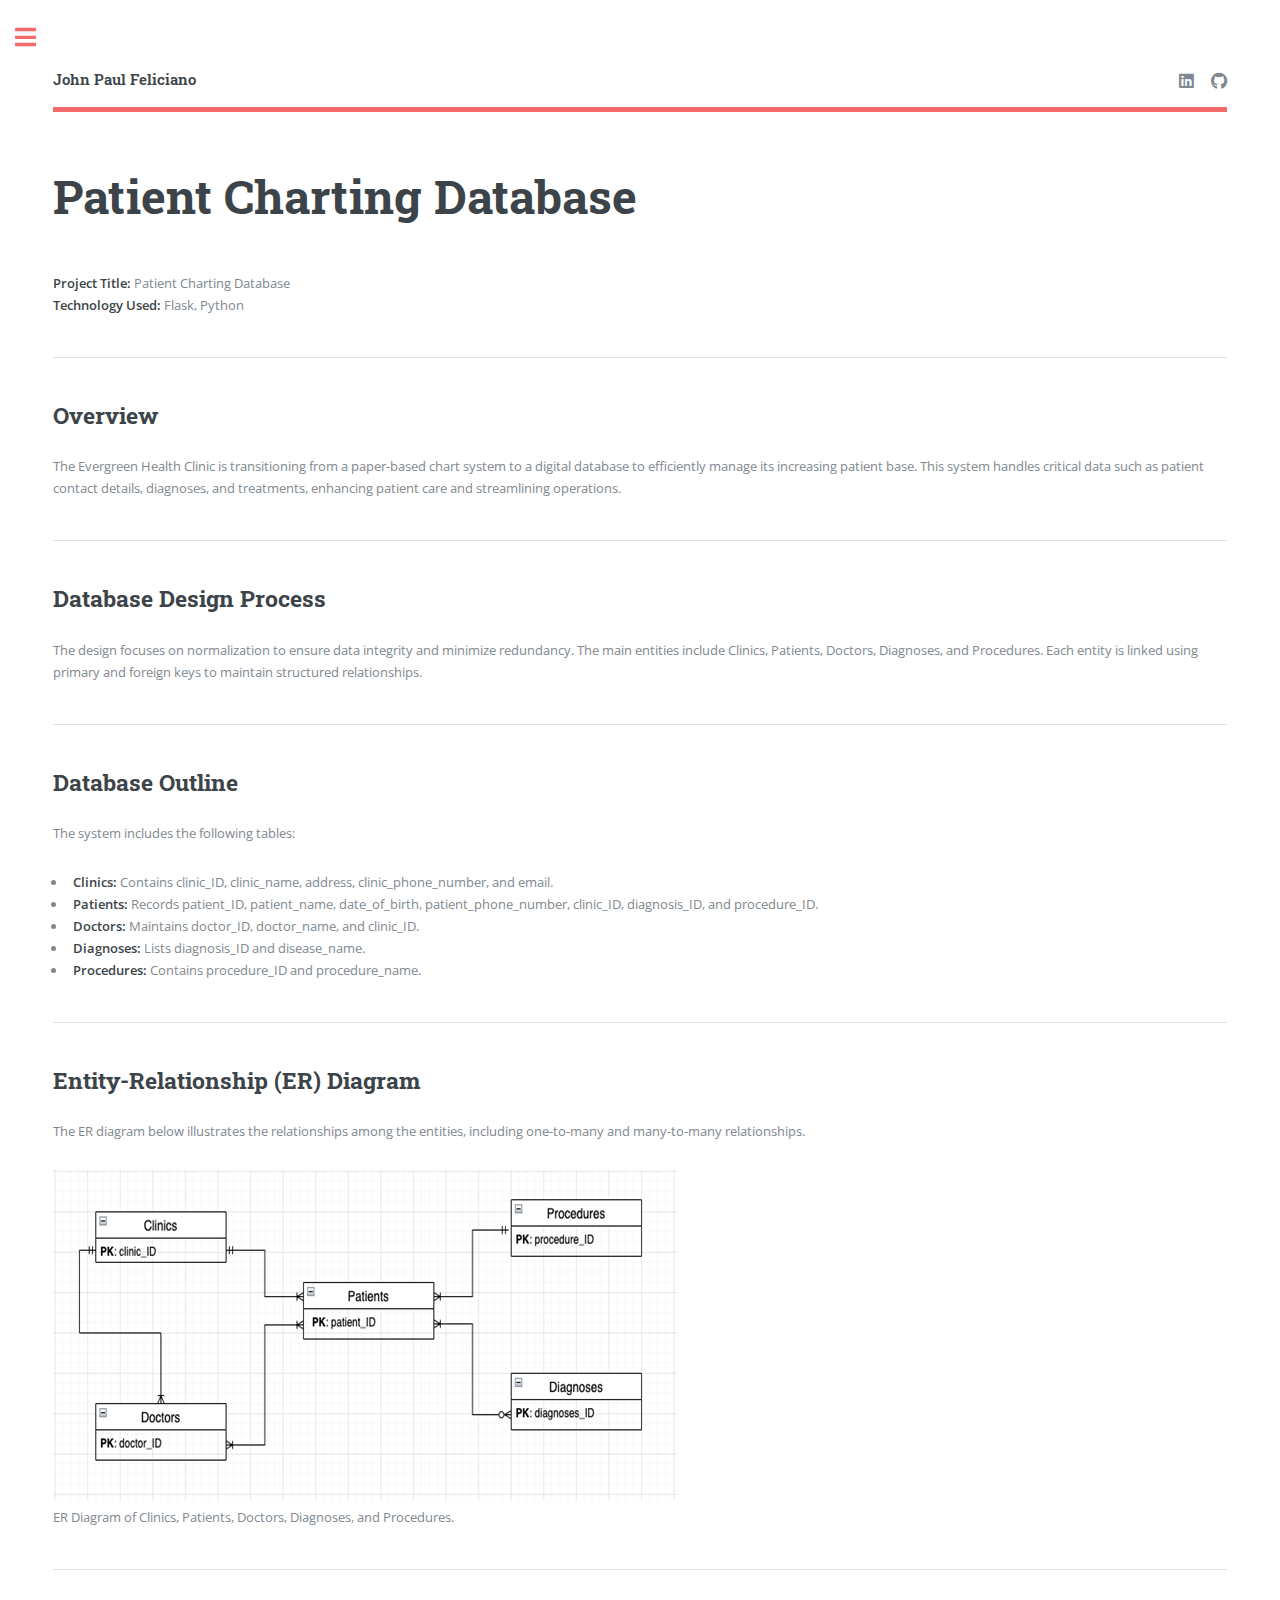
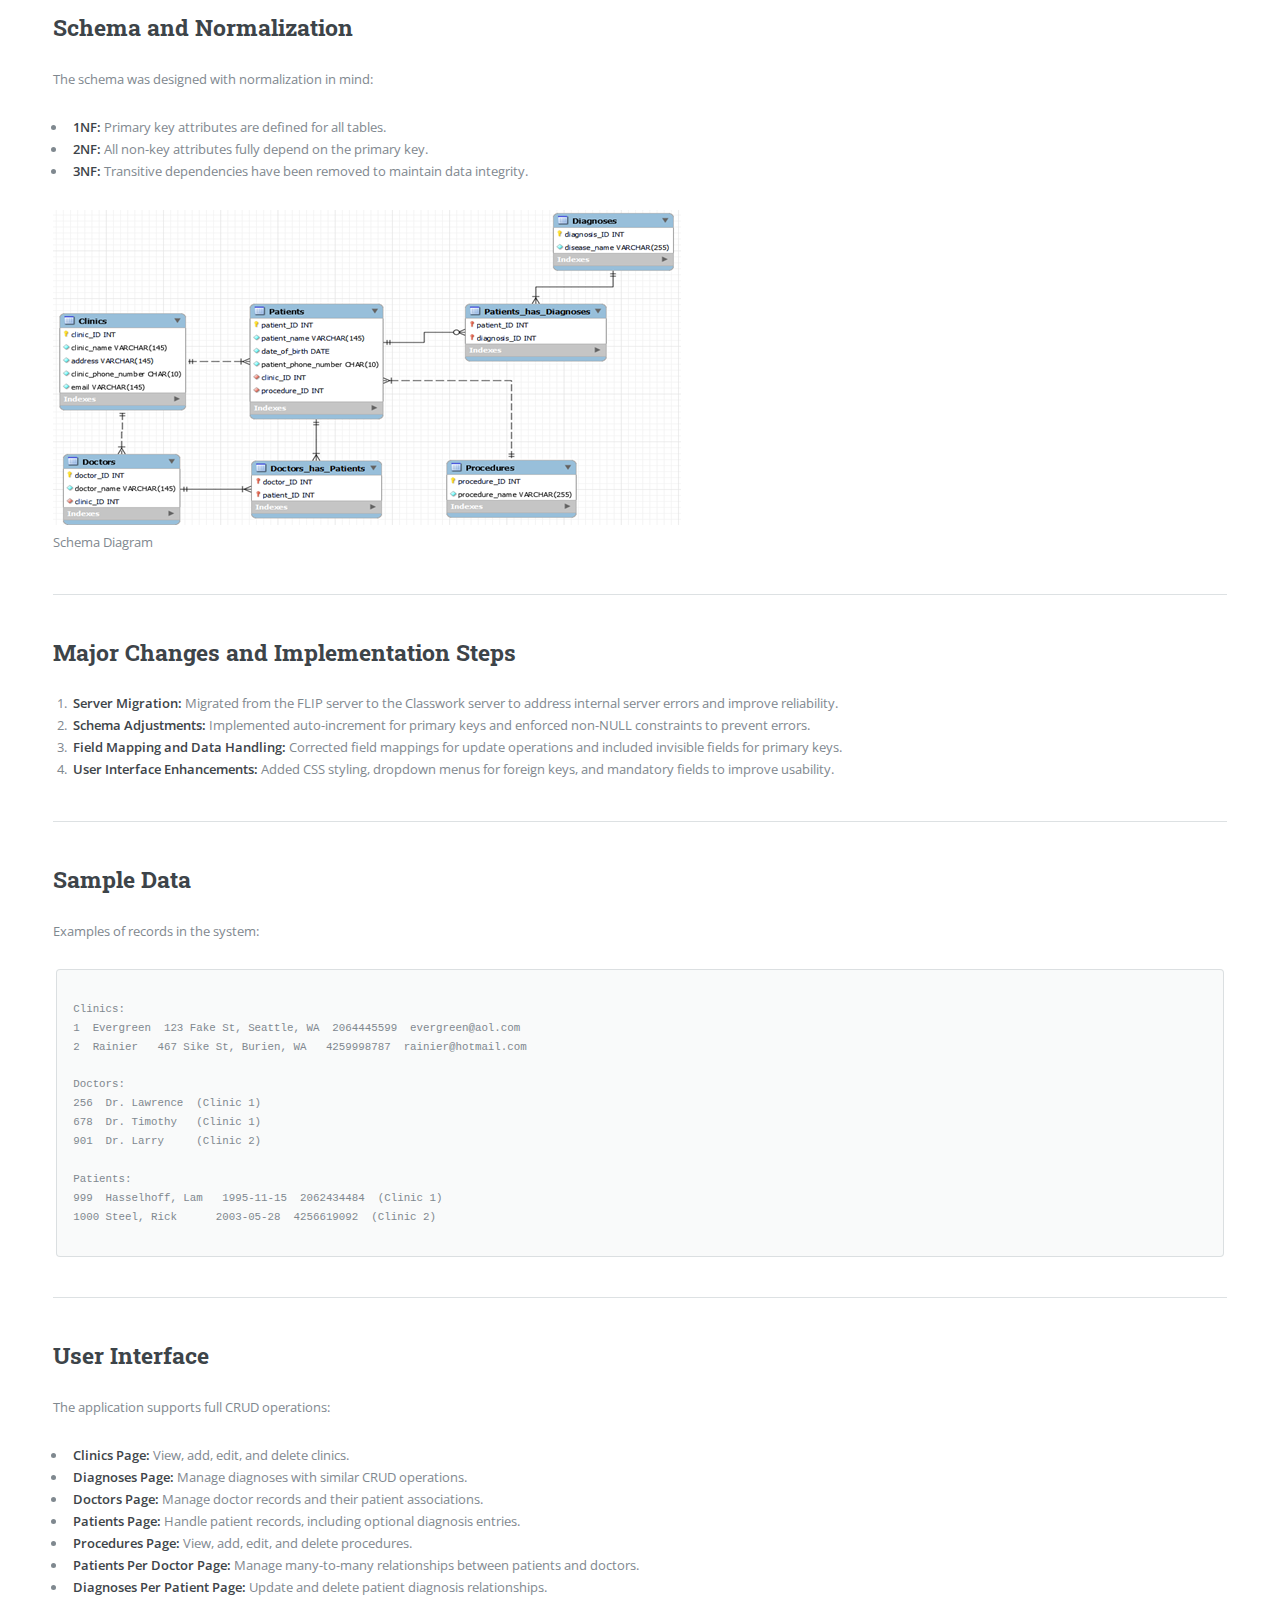
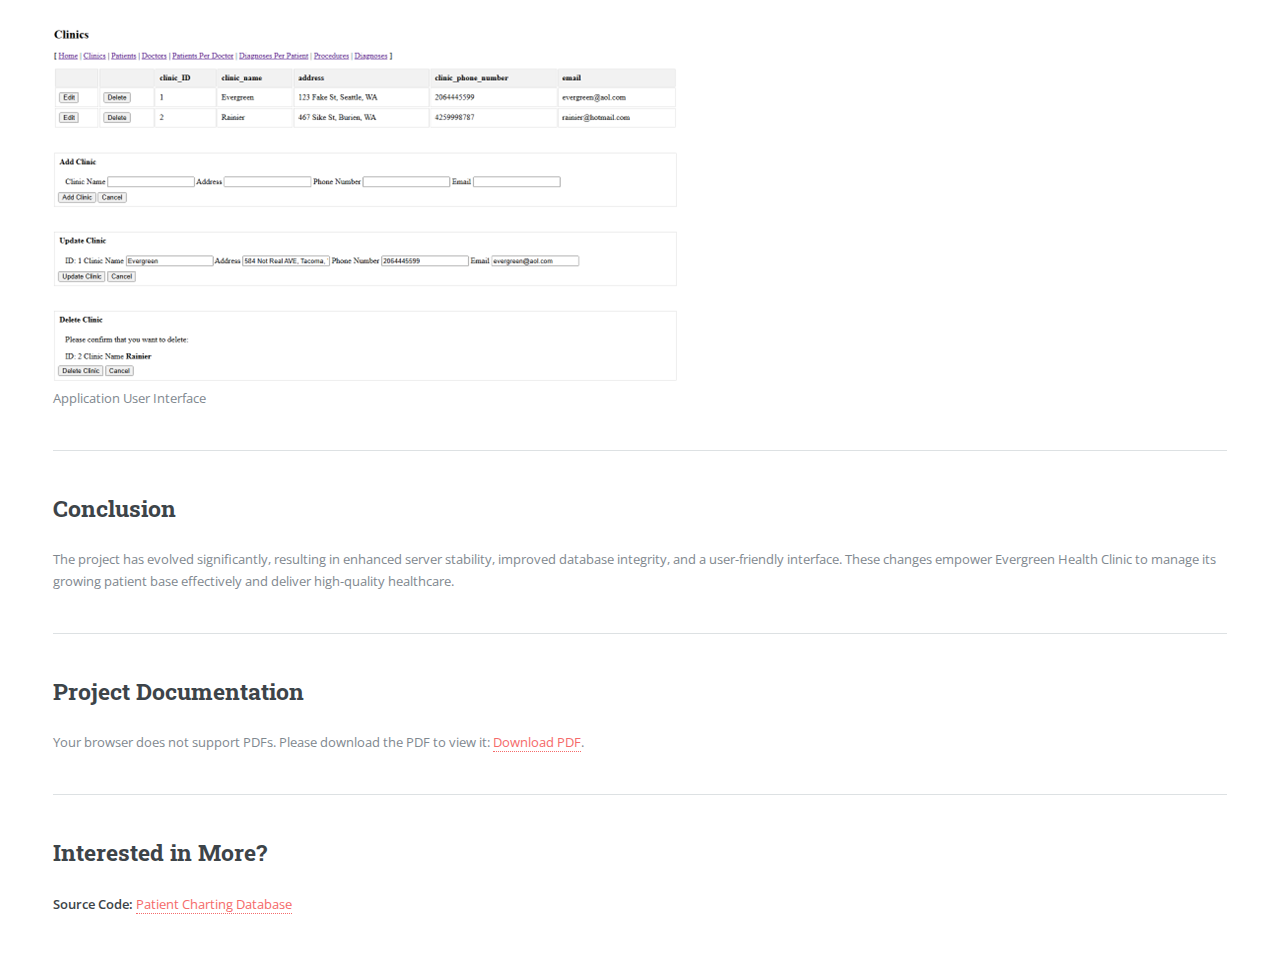
<file: patient-database.html>
<!DOCTYPE HTML>
<html>

<head>
	<title>Patient Charting Database | John Paul's Portfolio</title>
	<link rel="icon" href="/images/favicon.ico" type="image/x-icon">
	<meta charset="utf-8" />
	<meta name="viewport" content="width=device-width, initial-scale=1, user-scalable=no" />
	<!-- Main CSS file -->
	<link rel="stylesheet" href="assets/css/main.css" />
</head>

<body class="is-preload">

	<!-- Wrapper -->
	<div id="wrapper">

		<!-- Main Content Area -->
		<div id="main">
			<div class="inner">

				<!-- Header -->
				<header id="header">
					<a href="index.html" class="logo"><strong>John Paul Feliciano</strong></a>
					<ul class="icons">
						<li>
							<a href="https://www.linkedin.com/in/johnp-feliciano/" target="_blank"
								rel="noopener noreferrer" class="icon brands fa-linkedin" title="LinkedIn">
								<span class="label">LinkedIn</span>
							</a>
						</li>
						<li>
							<a href="https://github.com/johnpaulfeliciano98" target="_blank" rel="noopener noreferrer"
								class="icon brands fa-github" title="GitHub">
								<span class="label">GitHub</span>
							</a>
						</li>
					</ul>
				</header>

				<!-- Project Title -->
				<section>
					<header class="main">
						<h1>Patient Charting Database</h1>
					</header>

					<p>
						<strong>Project Title:</strong> Patient Charting Database<br>
						<strong>Technology Used:</strong> Flask, Python
					</p>

					<hr class="major" />

					<!-- Overview -->
					<h2>Overview</h2>
					<p>
						The Evergreen Health Clinic is transitioning from a paper-based chart system to a digital
						database to efficiently manage its increasing patient base. This system handles critical data
						such as patient contact details, diagnoses, and treatments, enhancing patient care and
						streamlining operations.
					</p>

					<hr class="major" />

					<!-- Database Design Process -->
					<h2>Database Design Process</h2>
					<p>
						The design focuses on normalization to ensure data integrity and minimize redundancy. The main
						entities include Clinics, Patients, Doctors, Diagnoses, and Procedures. Each entity is linked
						using primary and foreign keys to maintain structured relationships.
					</p>

					<hr class="major" />

					<!-- Database Outline -->
					<h2>Database Outline</h2>
					<p>
						The system includes the following tables:
					</p>
					<ul>
						<li><strong>Clinics:</strong> Contains clinic_ID, clinic_name, address, clinic_phone_number, and
							email.</li>
						<li><strong>Patients:</strong> Records patient_ID, patient_name, date_of_birth,
							patient_phone_number, clinic_ID, diagnosis_ID, and procedure_ID.</li>
						<li><strong>Doctors:</strong> Maintains doctor_ID, doctor_name, and clinic_ID.</li>
						<li><strong>Diagnoses:</strong> Lists diagnosis_ID and disease_name.</li>
						<li><strong>Procedures:</strong> Contains procedure_ID and procedure_name.</li>
					</ul>

					<hr class="major" />

					<!-- Entity-Relationship Diagram -->
					<h2>Entity-Relationship (ER) Diagram</h2>
					<p>
						The ER diagram below illustrates the relationships among the entities, including one-to-many and
						many-to-many relationships.
					</p>
					<figure>
						<img src="images/patient-charting-erd.png" alt="ER Diagram"
							style="max-width:100%; height:auto;">
						<figcaption>ER Diagram of Clinics, Patients, Doctors, Diagnoses, and Procedures.</figcaption>
					</figure>

					<hr class="major" />

					<!-- Schema and Normalization -->
					<h2>Schema and Normalization</h2>
					<p>
						The schema was designed with normalization in mind:
					</p>
					<ul>
						<li><strong>1NF:</strong> Primary key attributes are defined for all tables.</li>
						<li><strong>2NF:</strong> All non-key attributes fully depend on the primary key.</li>
						<li><strong>3NF:</strong> Transitive dependencies have been removed to maintain data integrity.
						</li>
					</ul>
					<figure>
						<img src="images/patient-charting-schema.png" alt="Schema Diagram"
							style="max-width:100%; height:auto;">
						<figcaption>Schema Diagram</figcaption>
					</figure>

					<hr class="major" />

					<!-- Major Changes and Implementation Steps -->
					<h2>Major Changes and Implementation Steps</h2>
					<ol>
						<li>
							<strong>Server Migration:</strong> Migrated from the FLIP server to the Classwork server to
							address internal server errors and improve reliability.
						</li>
						<li>
							<strong>Schema Adjustments:</strong> Implemented auto-increment for primary keys and
							enforced non-NULL constraints to prevent errors.
						</li>
						<li>
							<strong>Field Mapping and Data Handling:</strong> Corrected field mappings for update
							operations and included invisible fields for primary keys.
						</li>
						<li>
							<strong>User Interface Enhancements:</strong> Added CSS styling, dropdown menus for foreign
							keys, and mandatory fields to improve usability.
						</li>
					</ol>

					<hr class="major" />

					<!-- Sample Data -->
					<h2>Sample Data</h2>
					<p>Examples of records in the system:</p>
					<pre><code>
Clinics:
1  Evergreen  123 Fake St, Seattle, WA  2064445599  evergreen@aol.com
2  Rainier   467 Sike St, Burien, WA   4259998787  rainier@hotmail.com

Doctors:
256  Dr. Lawrence  (Clinic 1)
678  Dr. Timothy   (Clinic 1)
901  Dr. Larry     (Clinic 2)

Patients:
999  Hasselhoff, Lam   1995-11-15  2062434484  (Clinic 1)
1000 Steel, Rick      2003-05-28  4256619092  (Clinic 2)
					</code></pre>

					<hr class="major" />

					<!-- User Interface -->
					<h2>User Interface</h2>
					<p>
						The application supports full CRUD operations:
					</p>
					<ul>
						<li><strong>Clinics Page:</strong> View, add, edit, and delete clinics.</li>
						<li><strong>Diagnoses Page:</strong> Manage diagnoses with similar CRUD operations.</li>
						<li><strong>Doctors Page:</strong> Manage doctor records and their patient associations.</li>
						<li><strong>Patients Page:</strong> Handle patient records, including optional diagnosis
							entries.</li>
						<li><strong>Procedures Page:</strong> View, add, edit, and delete procedures.</li>
						<li><strong>Patients Per Doctor Page:</strong> Manage many-to-many relationships between
							patients and doctors.</li>
						<li><strong>Diagnoses Per Patient Page:</strong> Update and delete patient diagnosis
							relationships.</li>
					</ul>
					<figure>
						<img src="images/patient-charting-ui.png" alt="UI Screenshot"
							style="max-width:100%; height:auto;">
						<figcaption>Application User Interface</figcaption>
					</figure>

					<hr class="major" />

					<!-- Conclusion -->
					<h2>Conclusion</h2>
					<p>
						The project has evolved significantly, resulting in enhanced server stability, improved database
						integrity, and a user-friendly interface. These changes empower Evergreen Health Clinic to
						manage its growing patient base effectively and deliver high-quality healthcare.
					</p>

					<hr class="major" />

					<!-- Project Documentation PDF -->
					<h2>Project Documentation</h2>
					<object data="documents/Patient-Charting-Database.pdf" type="application/pdf" width="100%"
						height="600px">
						<p>Your browser does not support PDFs. Please download the PDF to view it: <a
								href="documents/Patient-Charting-Database.pdf">Download PDF</a>.</p>
					</object>

					<hr class="major" />

					<!-- Interested in More Section -->
					<h2>Interested in More?</h2>
					<p>
						<strong>Source Code:</strong>
						<a href="https://github.com/johnpaulfeliciano98/patient-charting-database" target="_blank"
							rel="noopener noreferrer">
							Patient Charting Database
						</a>
					</p>

				</section>

			</div>
		</div>

		<!-- Sidebar -->
		<div id="sidebar">
			<div class="inner">

				<!-- Menu -->
				<nav id="menu">
					<header class="major">
						<h2>Menu</h2>
					</header>
					<ul>
						<li><a href="index.html">Homepage</a></li>
						<li><a href="aboutme.html">About Me</a></li>
						<li>
							<span class="opener"> Programming Projects</span>
							<ul>
								<li><a href="911-forecasting.html">Real-Time EMS Call Prediction</a>
								</li>
								<li><a href="bg-check.html">ICU Insulin Infusion Calculator</a></li>
								<li><a href="emr-microservice.html">Automated ICD-10 Coding for EMR Data</a></li>
								<li><a href="patient-database.html">Patient Charting Database</a></li>
								<li><a href="ping-trace.html">Ping Trace</a></li>
								<li><a href="vpambu-invoice-tool.html">Ambulance Billing Invoice Report Tool</a></li>
							</ul>
						</li>
						<li>
							<span class="opener">Data Analysis Projects</span>
							<ul>
								<li>
									<a href="https://github.com/johnpaulfeliciano98/data-analysis-projects/tree/main/Airbnb%20Dashboard"
										target="_blank" rel="noopener noreferrer">
										Airbnb Dashboard <i class="fab fa-github"></i>
									</a>
								</li>
								<li>
									<a href="https://github.com/johnpaulfeliciano98/data-analysis-projects/tree/main/Bike%20Sales%20Analysis"
										target="_blank" rel="noopener noreferrer">
										Bike Sales Analysis <i class="fab fa-github"></i>
									</a>
								</li>
								<li>
									<a href="https://github.com/johnpaulfeliciano98/data-analysis-projects/tree/main/COVID%20Death%20and%20Vaccination%20Data%20Exploration"
										target="_blank" rel="noopener noreferrer">
										COVID Death and Vaccination Data Exploration <i class="fab fa-github"></i>
									</a>
								</li>
								<li>
									<a href="https://github.com/johnpaulfeliciano98/data-analysis-projects/tree/main/Data%20Professional%20Survey%20Dashboard"
										target="_blank" rel="noopener noreferrer">
										Data Professional Survey Dashboard <i class="fab fa-github"></i>
									</a>
								</li>
								<li>
									<a href="https://github.com/johnpaulfeliciano98/data-analysis-projects/tree/main/Nashville%20Housing%20Data%20Cleaning"
										target="_blank" rel="noopener noreferrer">
										Nashville Housing Data Cleaning <i class="fab fa-github"></i>
									</a>
								</li>
							</ul>

						</li>
					</ul>
				</nav>

				<!-- Get in touch Section -->
				<section>
					<header class="major">
						<h2>Get in touch</h2>
					</header>
					<p>I'm actively seeking opportunities as a Software Engineer or Developer. If you're hiring or have
						a role that aligns with my skills, feel free to reach out!</p>
					<ul class="contact">
						<li class="icon solid fa-envelope"><a
								href="mailto:johnpaulfeliciano98@gmail.com">johnpaulfeliciano98@gmail.com</a></li>
						<li class="icon solid fa-phone"><a href="tel:+19513156763">(951) 315-6763</a></li>
					</ul>
				</section>

				<!-- Footer -->
				<footer id="footer">
					<p class="copyright">
						&copy; 2025 John Paul Feliciano. Built with HTML5 UP.
					</p>
				</footer>

			</div>
		</div>

	</div>

	<!-- Scripts -->
	<script src="assets/js/jquery.min.js"></script>
	<script src="assets/js/browser.min.js"></script>
	<script src="assets/js/breakpoints.min.js"></script>
	<script src="assets/js/util.js"></script>
	<script src="assets/js/main.js"></script>

</body>

</html>
</file>
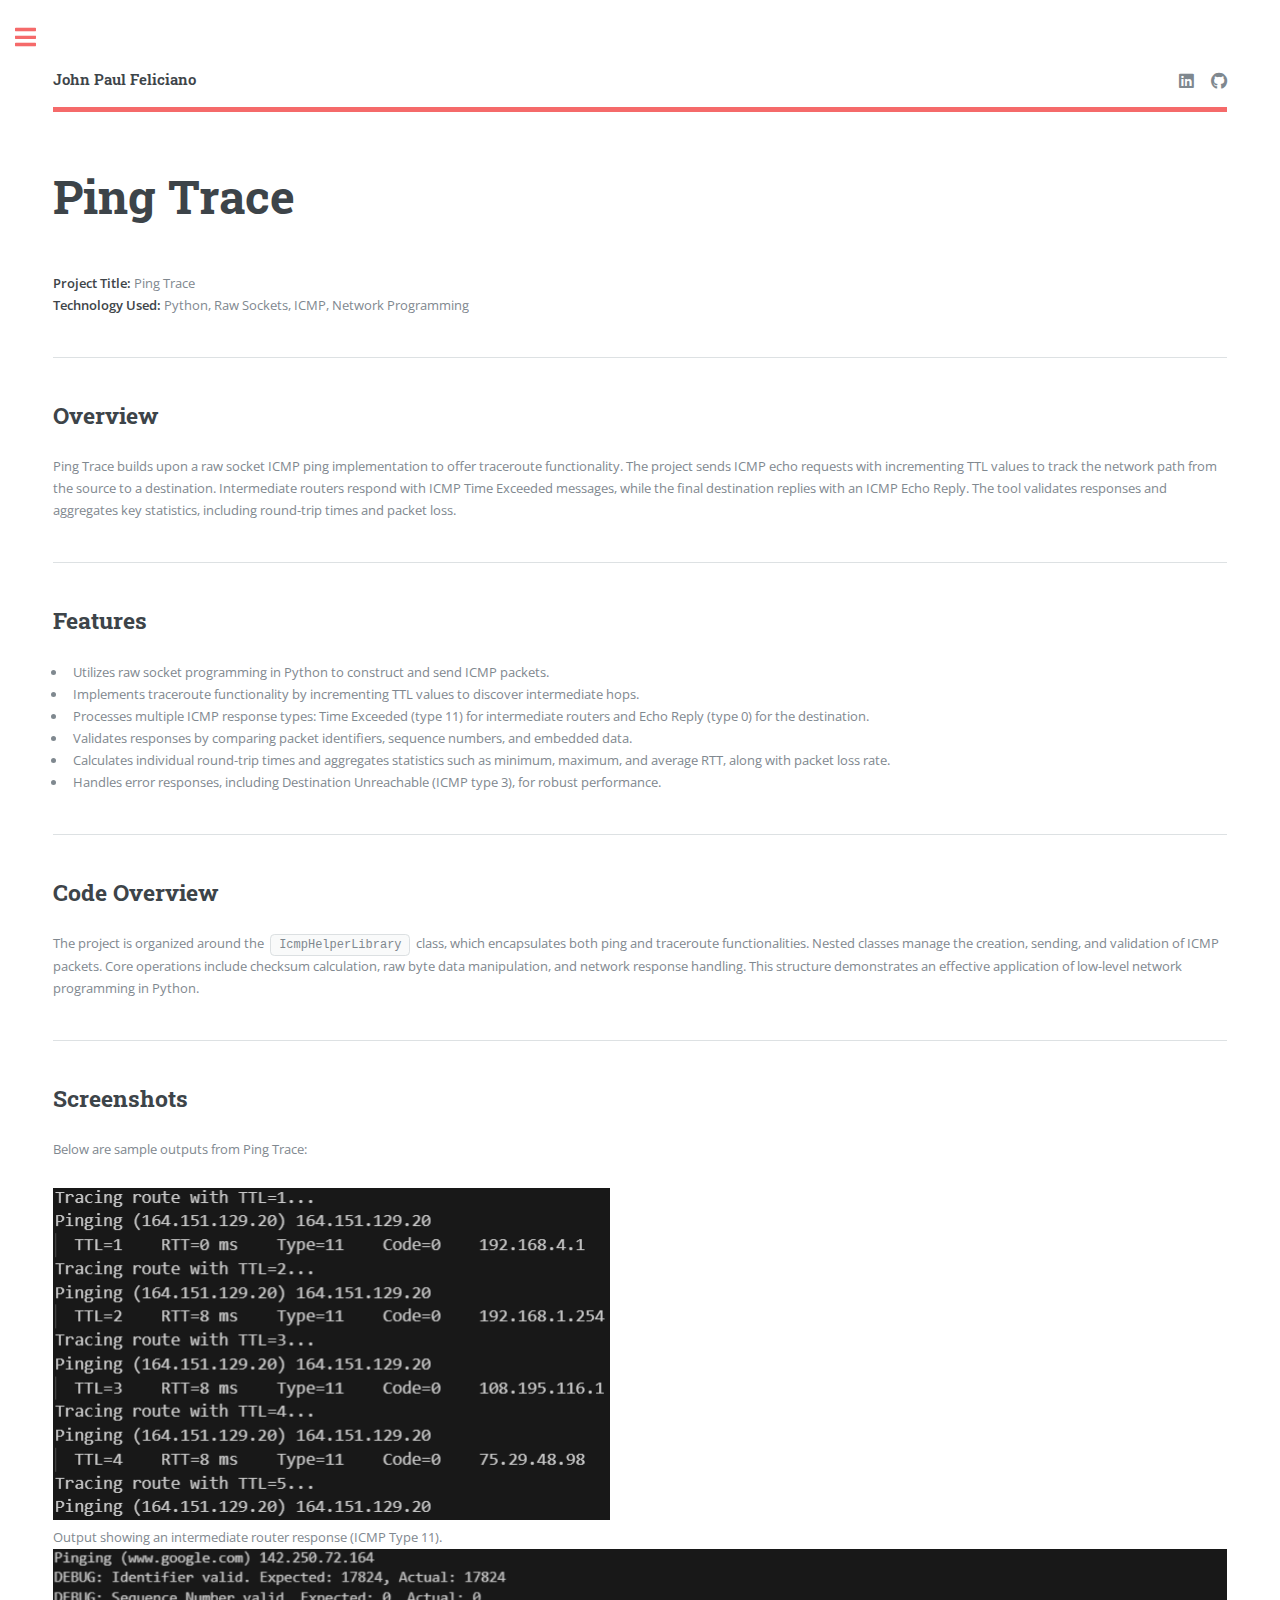
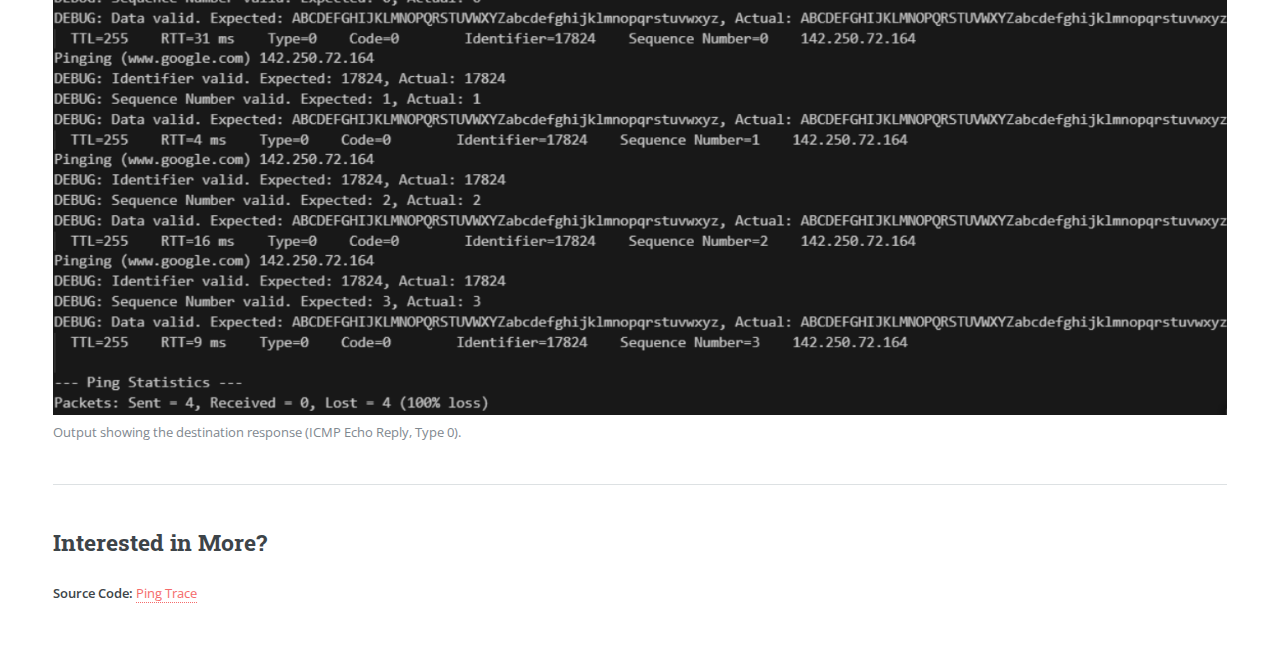
<file: ping-trace.html>
<!DOCTYPE HTML>
<html>

<head>
	<title>Ping Trace | John Paul's Portfolio</title>
	<link rel="icon" href="/images/favicon.ico" type="image/x-icon">
	<meta charset="utf-8" />
	<meta name="viewport" content="width=device-width, initial-scale=1, user-scalable=no" />
	<link rel="stylesheet" href="assets/css/main.css" />
</head>

<body class="is-preload">

	<!-- Wrapper -->
	<div id="wrapper">

		<!-- Main Content Area -->
		<div id="main">
			<div class="inner">

				<!-- Header -->
				<header id="header">
					<a href="index.html" class="logo"><strong>John Paul Feliciano</strong></a>
					<ul class="icons">
						<li>
							<a href="https://www.linkedin.com/in/johnp-feliciano/" target="_blank"
								rel="noopener noreferrer" class="icon brands fa-linkedin" title="LinkedIn">
								<span class="label">LinkedIn</span>
							</a>
						</li>
						<li>
							<a href="https://github.com/johnpaulfeliciano98" target="_blank" rel="noopener noreferrer"
								class="icon brands fa-github" title="GitHub">
								<span class="label">GitHub</span>
							</a>
						</li>
					</ul>
				</header>

				<!-- Project Title -->
				<section>
					<header class="main">
						<h1>Ping Trace</h1>
					</header>

					<p>
						<strong>Project Title:</strong> Ping Trace<br>
						<strong>Technology Used:</strong> Python, Raw Sockets, ICMP, Network Programming
					</p>

					<hr class="major" />

					<!-- Overview -->
					<h2>Overview</h2>
					<p>
						Ping Trace builds upon a raw socket ICMP ping implementation to offer traceroute functionality.
						The project sends ICMP echo requests with incrementing TTL values to track the network path
						from the source to a destination. Intermediate routers respond with ICMP Time Exceeded messages,
						while the final destination replies with an ICMP Echo Reply. The tool validates responses and
						aggregates key statistics, including round-trip times and packet loss.
					</p>

					<hr class="major" />

					<!-- Features -->
					<h2>Features</h2>
					<ul>
						<li>Utilizes raw socket programming in Python to construct and send ICMP packets.</li>
						<li>Implements traceroute functionality by incrementing TTL values to discover intermediate
							hops.</li>
						<li>Processes multiple ICMP response types: Time Exceeded (type 11) for intermediate routers and
							Echo Reply (type 0) for the destination.</li>
						<li>Validates responses by comparing packet identifiers, sequence numbers, and embedded data.
						</li>
						<li>Calculates individual round-trip times and aggregates statistics such as minimum, maximum,
							and average RTT, along with packet loss rate.</li>
						<li>Handles error responses, including Destination Unreachable (ICMP type 3), for robust
							performance.</li>
					</ul>

					<hr class="major" />

					<!-- Code Overview -->
					<h2>Code Overview</h2>
					<p>
						The project is organized around the <code>IcmpHelperLibrary</code> class, which encapsulates
						both
						ping and traceroute functionalities. Nested classes manage the creation, sending, and validation
						of ICMP packets. Core operations include checksum calculation, raw byte data manipulation, and
						network response handling. This structure demonstrates an effective application of low-level
						network
						programming in Python.
					</p>

					<hr class="major" />

					<!-- Screenshots -->
					<h2>Screenshots</h2>
					<p>
						Below are sample outputs from Ping Trace:
					</p>
					<figure>
						<img src="images/traceroute-type11.png" alt="Ping Trace output for ICMP Time Exceeded (Type 11)"
							style="max-width:100%; height:auto;">
						<figcaption>Output showing an intermediate router response (ICMP Type 11).</figcaption>
					</figure>
					<figure>
						<img src="images/traceroute-type0.png" alt="Ping Trace output for ICMP Echo Reply (Type 0)"
							style="max-width:100%; height:auto;">
						<figcaption>Output showing the destination response (ICMP Echo Reply, Type 0).</figcaption>
					</figure>

					<hr class="major" />

					<!-- Interested in More Section -->
					<h2>Interested in More?</h2>
					<p>
						<strong>Source Code:</strong>
						<a href="https://github.com/johnpaulfeliciano98/ping-trace" target="_blank"
							rel="noopener noreferrer">
							Ping Trace
						</a>
					</p>
				</section>

			</div>
		</div>

		<!-- Sidebar -->
		<div id="sidebar">
			<div class="inner">

				<!-- Menu -->
				<nav id="menu">
					<header class="major">
						<h2>Menu</h2>
					</header>
					<ul>
						<li><a href="index.html">Homepage</a></li>
						<li><a href="aboutme.html">About Me</a></li>
						<li>
							<span class="opener"> Programming Projects</span>
							<ul>
								<li><a href="911-forecasting.html">Real-Time EMS Call Prediction</a>
								</li>
								<li><a href="bg-check.html">ICU Insulin Infusion Calculator</a></li>
								<li><a href="emr-microservice.html">Automated ICD-10 Coding for EMR Data</a></li>
								<li><a href="patient-database.html">Patient Charting Database</a></li>
								<li><a href="ping-trace.html">Ping Trace</a></li>
								<li><a href="vpambu-invoice-tool.html">Ambulance Billing Invoice Report Tool</a></li>
							</ul>
						</li>
						<li>
							<span class="opener">Data Analysis Projects</span>
							<ul>
								<li>
									<a href="https://github.com/johnpaulfeliciano98/data-analysis-projects/tree/main/Airbnb%20Dashboard"
										target="_blank" rel="noopener noreferrer">
										Airbnb Dashboard <i class="fab fa-github"></i>
									</a>
								</li>
								<li>
									<a href="https://github.com/johnpaulfeliciano98/data-analysis-projects/tree/main/Bike%20Sales%20Analysis"
										target="_blank" rel="noopener noreferrer">
										Bike Sales Analysis <i class="fab fa-github"></i>
									</a>
								</li>
								<li>
									<a href="https://github.com/johnpaulfeliciano98/data-analysis-projects/tree/main/COVID%20Death%20and%20Vaccination%20Data%20Exploration"
										target="_blank" rel="noopener noreferrer">
										COVID Death and Vaccination Data Exploration <i class="fab fa-github"></i>
									</a>
								</li>
								<li>
									<a href="https://github.com/johnpaulfeliciano98/data-analysis-projects/tree/main/Data%20Professional%20Survey%20Dashboard"
										target="_blank" rel="noopener noreferrer">
										Data Professional Survey Dashboard <i class="fab fa-github"></i>
									</a>
								</li>
								<li>
									<a href="https://github.com/johnpaulfeliciano98/data-analysis-projects/tree/main/Nashville%20Housing%20Data%20Cleaning"
										target="_blank" rel="noopener noreferrer">
										Nashville Housing Data Cleaning <i class="fab fa-github"></i>
									</a>
								</li>
							</ul>

						</li>
					</ul>
				</nav>

				<!-- Get in touch Section -->
				<section>
					<header class="major">
						<h2>Get in touch</h2>
					</header>
					<p>
						I'm actively seeking opportunities as a Software Engineer or Developer. If you're hiring
						or have
						a role that aligns with my skills, feel free to reach out!
					</p>
					<ul class="contact">
						<li class="icon solid fa-envelope"><a
								href="mailto:johnpaulfeliciano98@gmail.com">johnpaulfeliciano98@gmail.com</a>
						</li>
						<li class="icon solid fa-phone"><a href="tel:+19513156763">(951) 315-6763</a></li>
					</ul>
				</section>

				<!-- Footer -->
				<footer id="footer">
					<p class="copyright">
						&copy; 2025 John Paul Feliciano. Built with HTML5 UP.
					</p>
				</footer>

			</div>
		</div>

	</div>

	<!-- Scripts -->
	<script src="assets/js/jquery.min.js"></script>
	<script src="assets/js/browser.min.js"></script>
	<script src="assets/js/breakpoints.min.js"></script>
	<script src="assets/js/util.js"></script>
	<script src="assets/js/main.js"></script>

</body>

</html>
</file>
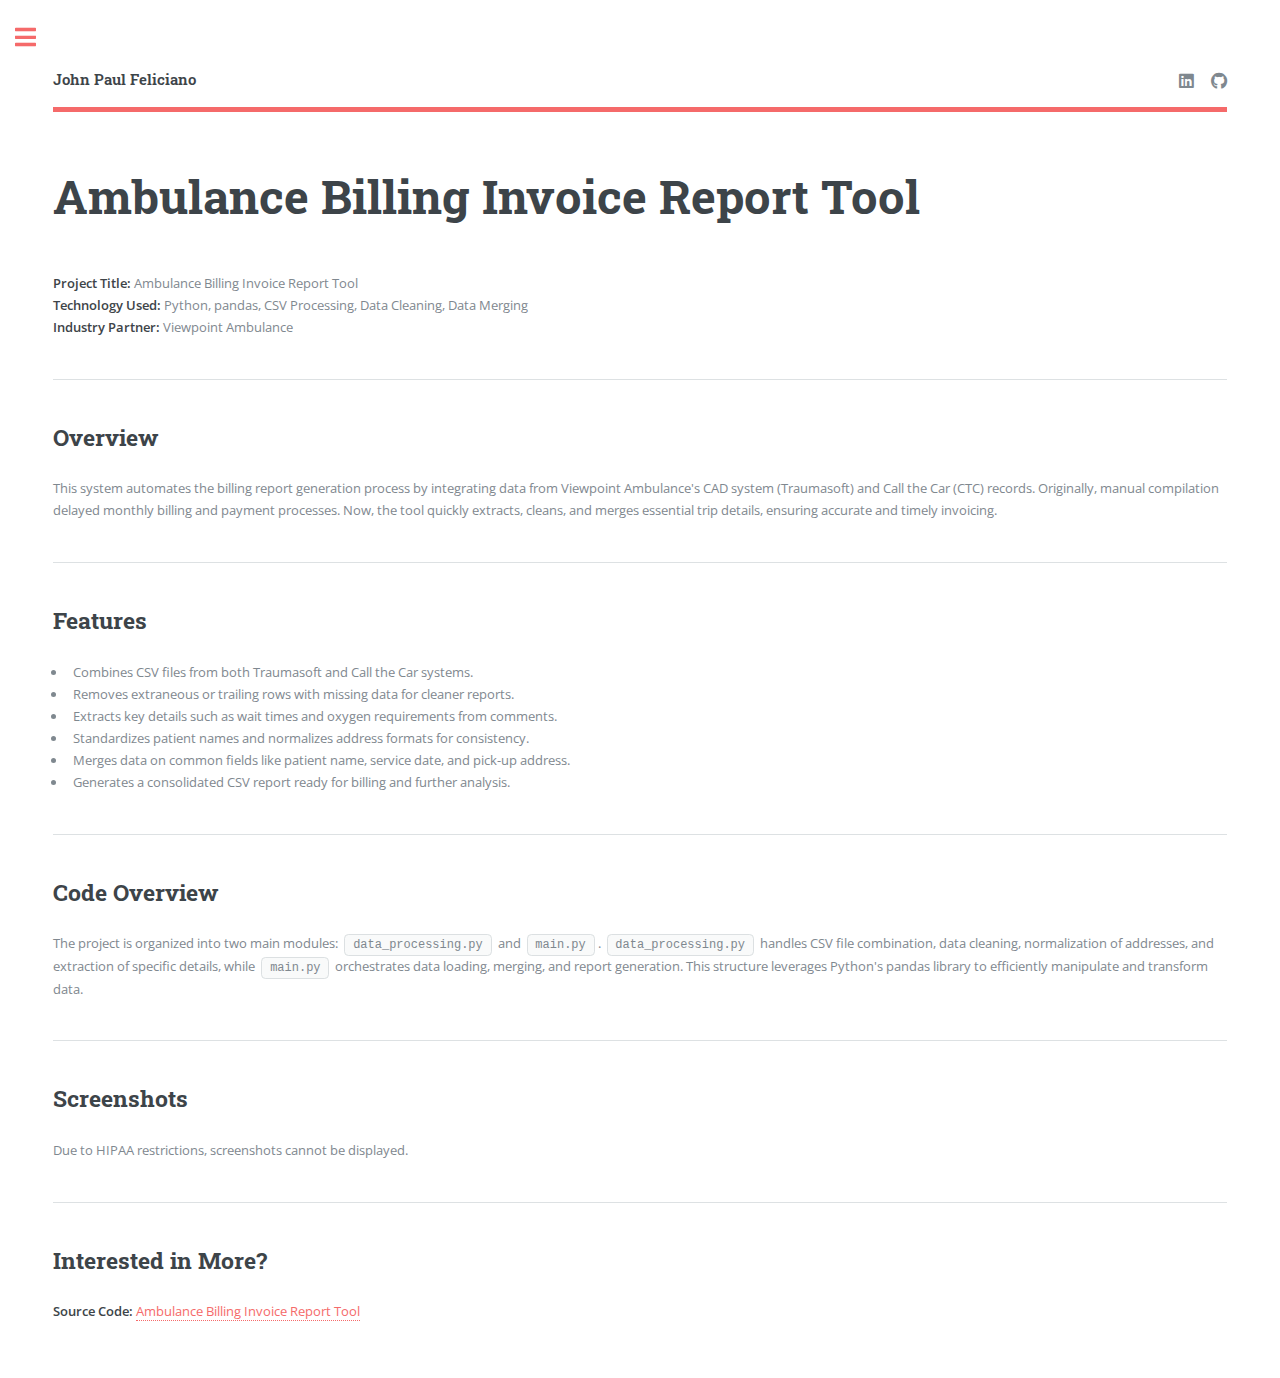
<file: vpambu-invoice-tool.html>
<!DOCTYPE HTML>
<html>

<head>
	<title>Ambulance Billing Invoice Report Tool | John Paul's Portfolio</title>
	<link rel="icon" href="/images/favicon.ico" type="image/x-icon">
	<meta charset="utf-8" />
	<meta name="viewport" content="width=device-width, initial-scale=1, user-scalable=no" />
	<link rel="stylesheet" href="assets/css/main.css" />
</head>

<body class="is-preload">

	<!-- Wrapper -->
	<div id="wrapper">

		<!-- Main Content Area -->
		<div id="main">
			<div class="inner">

				<!-- Header -->
				<header id="header">
					<a href="index.html" class="logo"><strong>John Paul Feliciano</strong></a>
					<ul class="icons">
						<li>
							<a href="https://www.linkedin.com/in/johnp-feliciano/" target="_blank"
								rel="noopener noreferrer" class="icon brands fa-linkedin" title="LinkedIn">
								<span class="label">LinkedIn</span>
							</a>
						</li>
						<li>
							<a href="https://github.com/johnpaulfeliciano98" target="_blank" rel="noopener noreferrer"
								class="icon brands fa-github" title="GitHub">
								<span class="label">GitHub</span>
							</a>
						</li>
					</ul>
				</header>

				<!-- Project Title -->
				<section>
					<header class="main">
						<h1>Ambulance Billing Invoice Report Tool</h1>
					</header>

					<p>
						<strong>Project Title:</strong> Ambulance Billing Invoice Report Tool<br>
						<strong>Technology Used:</strong> Python, pandas, CSV Processing, Data Cleaning, Data
						Merging<br>
						<strong>Industry Partner:</strong> Viewpoint Ambulance
					</p>

					<hr class="major" />

					<!-- Overview -->
					<h2>Overview</h2>
					<p>
						This system automates the billing report generation process by integrating data from Viewpoint
						Ambulance's
						CAD system (Traumasoft) and Call the Car (CTC) records. Originally, manual compilation delayed
						monthly
						billing and payment processes. Now, the tool quickly extracts, cleans, and merges essential trip
						details,
						ensuring accurate and timely invoicing.
					</p>

					<hr class="major" />

					<!-- Features -->
					<h2>Features</h2>
					<ul>
						<li>Combines CSV files from both Traumasoft and Call the Car systems.</li>
						<li>Removes extraneous or trailing rows with missing data for cleaner reports.</li>
						<li>Extracts key details such as wait times and oxygen requirements from comments.</li>
						<li>Standardizes patient names and normalizes address formats for consistency.</li>
						<li>Merges data on common fields like patient name, service date, and pick-up address.</li>
						<li>Generates a consolidated CSV report ready for billing and further analysis.</li>
					</ul>

					<hr class="major" />

					<!-- Code Overview -->
					<h2>Code Overview</h2>
					<p>
						The project is organized into two main modules: <code>data_processing.py</code> and
						<code>main.py</code>.
						<code>data_processing.py</code> handles CSV file combination, data cleaning, normalization of
						addresses, and extraction
						of specific details, while <code>main.py</code> orchestrates data loading, merging, and report
						generation.
						This structure leverages Python's pandas library to efficiently manipulate and transform data.
					</p>

					<hr class="major" />

					<!-- Screenshots Notice -->
					<h2>Screenshots</h2>
					<p>Due to HIPAA restrictions, screenshots cannot be displayed.</p>

					<hr class="major" />

					<!-- Interested in More Section -->
					<h2>Interested in More?</h2>
					<p>
						<strong>Source Code:</strong>
						<a href="https://github.com/johnpaulfeliciano98/vpambu-ctc-report-generator" target="_blank"
							rel="noopener noreferrer">
							Ambulance Billing Invoice Report Tool
						</a>
					</p>
				</section>

			</div>
		</div>

		<!-- Sidebar -->
		<div id="sidebar">
			<div class="inner">

				<!-- Menu -->
				<nav id="menu">
					<header class="major">
						<h2>Menu</h2>
					</header>
					<ul>
						<li><a href="index.html">Homepage</a></li>
						<li><a href="aboutme.html">About Me</a></li>
						<li>
							<span class="opener"> Programming Projects</span>
							<ul>
								<li><a href="911-forecasting.html">Real-Time EMS Call Prediction</a>
								</li>
								<li><a href="bg-check.html">ICU Insulin Infusion Calculator</a></li>
								<li><a href="emr-microservice.html">Automated ICD-10 Coding for EMR Data</a></li>
								<li><a href="patient-database.html">Patient Charting Database</a></li>
								<li><a href="ping-trace.html">Ping Trace</a></li>
								<li><a href="vpambu-invoice-tool.html">Ambulance Billing Invoice Report Tool</a></li>
							</ul>
						</li>
						<li>
							<span class="opener">Data Analysis Projects</span>
							<ul>
								<li>
									<a href="https://github.com/johnpaulfeliciano98/data-analysis-projects/tree/main/Airbnb%20Dashboard"
										target="_blank" rel="noopener noreferrer">
										Airbnb Dashboard <i class="fab fa-github"></i>
									</a>
								</li>
								<li>
									<a href="https://github.com/johnpaulfeliciano98/data-analysis-projects/tree/main/Bike%20Sales%20Analysis"
										target="_blank" rel="noopener noreferrer">
										Bike Sales Analysis <i class="fab fa-github"></i>
									</a>
								</li>
								<li>
									<a href="https://github.com/johnpaulfeliciano98/data-analysis-projects/tree/main/COVID%20Death%20and%20Vaccination%20Data%20Exploration"
										target="_blank" rel="noopener noreferrer">
										COVID Death and Vaccination Data Exploration <i class="fab fa-github"></i>
									</a>
								</li>
								<li>
									<a href="https://github.com/johnpaulfeliciano98/data-analysis-projects/tree/main/Data%20Professional%20Survey%20Dashboard"
										target="_blank" rel="noopener noreferrer">
										Data Professional Survey Dashboard <i class="fab fa-github"></i>
									</a>
								</li>
								<li>
									<a href="https://github.com/johnpaulfeliciano98/data-analysis-projects/tree/main/Nashville%20Housing%20Data%20Cleaning"
										target="_blank" rel="noopener noreferrer">
										Nashville Housing Data Cleaning <i class="fab fa-github"></i>
									</a>
								</li>
							</ul>

						</li>
					</ul>
				</nav>

				<!-- Get in touch Section -->
				<section>
					<header class="major">
						<h2>Get in touch</h2>
					</header>
					<p>
						I'm actively seeking opportunities as a Software Engineer or Developer. If you're hiring or have
						a role that aligns with my skills, feel free to reach out!
					</p>
					<ul class="contact">
						<li class="icon solid fa-envelope"><a
								href="mailto:johnpaulfeliciano98@gmail.com">johnpaulfeliciano98@gmail.com</a></li>
						<li class="icon solid fa-phone"><a href="tel:+19513156763">(951) 315-6763</a></li>
					</ul>
				</section>

				<!-- Footer -->
				<footer id="footer">
					<p class="copyright">
						&copy; 2025 John Paul Feliciano. Built with HTML5 UP.
					</p>
				</footer>

			</div>
		</div>

	</div>

	<!-- Scripts -->
	<script src="assets/js/jquery.min.js"></script>
	<script src="assets/js/browser.min.js"></script>
	<script src="assets/js/breakpoints.min.js"></script>
	<script src="assets/js/util.js"></script>
	<script src="assets/js/main.js"></script>

</body>

</html>
</file>
<file: assets/css/main.css>
@import url(fontawesome-all.min.css);
@import url("https://fonts.googleapis.com/css?family=Open+Sans:400,600,400italic,600italic|Roboto+Slab:400,700");
/*
	Editorial by HTML5 UP
	html5up.net | @ajlkn
	Free for personal and commercial use under the CCA 3.0 license (html5up.net/license)
*/
html, body, div, span, applet, object,
iframe, h1, h2, h3, h4, h5, h6, p, blockquote,
pre, a, abbr, acronym, address, big, cite,
code, del, dfn, em, img, ins, kbd, q, s, samp,
small, strike, strong, sub, sup, tt, var, b,
u, i, center, dl, dt, dd, ol, ul, li, fieldset,
form, label, legend, table, caption, tbody,
tfoot, thead, tr, th, td, article, aside,
canvas, details, embed, figure, figcaption,
footer, header, hgroup, menu, nav, output, ruby,
section, summary, time, mark, audio, video {
  margin: 0;
  padding: 0;
  border: 0;
  font-size: 100%;
  font: inherit;
  vertical-align: baseline; }

article, aside, details, figcaption, figure,
footer, header, hgroup, menu, nav, section {
  display: block; }

body {
  line-height: 1; }

ol, ul {
  list-style: none; }

blockquote, q {
  quotes: none; }
  blockquote:before, blockquote:after, q:before, q:after {
    content: '';
    content: none; }

table {
  border-collapse: collapse;
  border-spacing: 0; }

body {
  -webkit-text-size-adjust: none; }

mark {
  background-color: transparent;
  color: inherit; }

input::-moz-focus-inner {
  border: 0;
  padding: 0; }

input, select, textarea {
  -moz-appearance: none;
  -webkit-appearance: none;
  -ms-appearance: none;
  appearance: none; }

/* Basic */
@-ms-viewport {
  width: device-width; }

body {
  -ms-overflow-style: scrollbar; }

@media screen and (max-width: 480px) {
  html, body {
    min-width: 320px; } }

html {
  box-sizing: border-box; }

*, *:before, *:after {
  box-sizing: inherit; }

body {
  background: #ffffff; }
  body.is-preload *, body.is-preload *:before, body.is-preload *:after, body.is-resizing *, body.is-resizing *:before, body.is-resizing *:after {
    -moz-animation: none !important;
    -webkit-animation: none !important;
    -ms-animation: none !important;
    animation: none !important;
    -moz-transition: none !important;
    -webkit-transition: none !important;
    -ms-transition: none !important;
    transition: none !important; }

/* Type */
body, input, select, textarea {
  color: #7f888f;
  font-family: "Open Sans", sans-serif;
  font-size: 13pt;
  font-weight: 400;
  line-height: 1.65; }
  @media screen and (max-width: 1680px) {
    body, input, select, textarea {
      font-size: 11pt; } }
  @media screen and (max-width: 1280px) {
    body, input, select, textarea {
      font-size: 10pt; } }
  @media screen and (max-width: 360px) {
    body, input, select, textarea {
      font-size: 9pt; } }

a {
  -moz-transition: color 0.2s ease-in-out, border-bottom-color 0.2s ease-in-out;
  -webkit-transition: color 0.2s ease-in-out, border-bottom-color 0.2s ease-in-out;
  -ms-transition: color 0.2s ease-in-out, border-bottom-color 0.2s ease-in-out;
  transition: color 0.2s ease-in-out, border-bottom-color 0.2s ease-in-out;
  border-bottom: dotted 1px;
  color: #f56a6a;
  text-decoration: none; }
  a:hover {
    border-bottom-color: #f56a6a;
    color: #f56a6a !important; }
    a:hover strong {
      color: inherit; }

strong, b {
  color: #3d4449;
  font-weight: 600; }

em, i {
  font-style: italic; }

p {
  margin: 0 0 2em 0; }

h1, h2, h3, h4, h5, h6 {
  color: #3d4449;
  font-family: "Roboto Slab", serif;
  font-weight: 700;
  line-height: 1.5;
  margin: 0 0 1em 0; }
  h1 a, h2 a, h3 a, h4 a, h5 a, h6 a {
    color: inherit;
    text-decoration: none;
    border-bottom: 0; }

h1 {
  font-size: 4em;
  margin: 0 0 0.5em 0;
  line-height: 1.3; }

h2 {
  font-size: 1.75em; }

h3 {
  font-size: 1.25em; }

h4 {
  font-size: 1.1em; }

h5 {
  font-size: 0.9em; }

h6 {
  font-size: 0.7em; }

@media screen and (max-width: 1680px) {
  h1 {
    font-size: 3.5em; } }

@media screen and (max-width: 980px) {
  h1 {
    font-size: 3.25em; } }

@media screen and (max-width: 736px) {
  h1 {
    font-size: 2em;
    line-height: 1.4; }
  h2 {
    font-size: 1.5em; } }

sub {
  font-size: 0.8em;
  position: relative;
  top: 0.5em; }

sup {
  font-size: 0.8em;
  position: relative;
  top: -0.5em; }

blockquote {
  border-left: solid 3px rgba(210, 215, 217, 0.75);
  font-style: italic;
  margin: 0 0 2em 0;
  padding: 0.5em 0 0.5em 2em; }

code {
  background: rgba(230, 235, 237, 0.25);
  border-radius: 0.375em;
  border: solid 1px rgba(210, 215, 217, 0.75);
  font-family: "Courier New", monospace;
  font-size: 0.9em;
  margin: 0 0.25em;
  padding: 0.25em 0.65em; }

pre {
  -webkit-overflow-scrolling: touch;
  font-family: "Courier New", monospace;
  font-size: 0.9em;
  margin: 0 0 2em 0; }
  pre code {
    display: block;
    line-height: 1.75;
    padding: 1em 1.5em;
    overflow-x: auto; }

hr {
  border: 0;
  border-bottom: solid 1px rgba(210, 215, 217, 0.75);
  margin: 2em 0; }
  hr.major {
    margin: 3em 0; }

.align-left {
  text-align: left; }

.align-center {
  text-align: center; }

.align-right {
  text-align: right; }

/* Row */
.row {
  display: flex;
  flex-wrap: wrap;
  box-sizing: border-box;
  align-items: stretch; }
  .row > * {
    box-sizing: border-box; }
  .row.gtr-uniform > * > :last-child {
    margin-bottom: 0; }
  .row.aln-left {
    justify-content: flex-start; }
  .row.aln-center {
    justify-content: center; }
  .row.aln-right {
    justify-content: flex-end; }
  .row.aln-top {
    align-items: flex-start; }
  .row.aln-middle {
    align-items: center; }
  .row.aln-bottom {
    align-items: flex-end; }
  .row > .imp {
    order: -1; }
  .row > .col-1 {
    width: 8.33333%; }
  .row > .off-1 {
    margin-left: 8.33333%; }
  .row > .col-2 {
    width: 16.66667%; }
  .row > .off-2 {
    margin-left: 16.66667%; }
  .row > .col-3 {
    width: 25%; }
  .row > .off-3 {
    margin-left: 25%; }
  .row > .col-4 {
    width: 33.33333%; }
  .row > .off-4 {
    margin-left: 33.33333%; }
  .row > .col-5 {
    width: 41.66667%; }
  .row > .off-5 {
    margin-left: 41.66667%; }
  .row > .col-6 {
    width: 50%; }
  .row > .off-6 {
    margin-left: 50%; }
  .row > .col-7 {
    width: 58.33333%; }
  .row > .off-7 {
    margin-left: 58.33333%; }
  .row > .col-8 {
    width: 66.66667%; }
  .row > .off-8 {
    margin-left: 66.66667%; }
  .row > .col-9 {
    width: 75%; }
  .row > .off-9 {
    margin-left: 75%; }
  .row > .col-10 {
    width: 83.33333%; }
  .row > .off-10 {
    margin-left: 83.33333%; }
  .row > .col-11 {
    width: 91.66667%; }
  .row > .off-11 {
    margin-left: 91.66667%; }
  .row > .col-12 {
    width: 100%; }
  .row > .off-12 {
    margin-left: 100%; }
  .row.gtr-0 {
    margin-top: 0;
    margin-left: 0em; }
    .row.gtr-0 > * {
      padding: 0 0 0 0em; }
    .row.gtr-0.gtr-uniform {
      margin-top: 0em; }
      .row.gtr-0.gtr-uniform > * {
        padding-top: 0em; }
  .row.gtr-25 {
    margin-top: 0;
    margin-left: -0.375em; }
    .row.gtr-25 > * {
      padding: 0 0 0 0.375em; }
    .row.gtr-25.gtr-uniform {
      margin-top: -0.375em; }
      .row.gtr-25.gtr-uniform > * {
        padding-top: 0.375em; }
  .row.gtr-50 {
    margin-top: 0;
    margin-left: -0.75em; }
    .row.gtr-50 > * {
      padding: 0 0 0 0.75em; }
    .row.gtr-50.gtr-uniform {
      margin-top: -0.75em; }
      .row.gtr-50.gtr-uniform > * {
        padding-top: 0.75em; }
  .row {
    margin-top: 0;
    margin-left: -1.5em; }
    .row > * {
      padding: 0 0 0 1.5em; }
    .row.gtr-uniform {
      margin-top: -1.5em; }
      .row.gtr-uniform > * {
        padding-top: 1.5em; }
  .row.gtr-150 {
    margin-top: 0;
    margin-left: -2.25em; }
    .row.gtr-150 > * {
      padding: 0 0 0 2.25em; }
    .row.gtr-150.gtr-uniform {
      margin-top: -2.25em; }
      .row.gtr-150.gtr-uniform > * {
        padding-top: 2.25em; }
  .row.gtr-200 {
    margin-top: 0;
    margin-left: -3em; }
    .row.gtr-200 > * {
      padding: 0 0 0 3em; }
    .row.gtr-200.gtr-uniform {
      margin-top: -3em; }
      .row.gtr-200.gtr-uniform > * {
        padding-top: 3em; }
  @media screen and (max-width: 1680px) {
    .row {
      display: flex;
      flex-wrap: wrap;
      box-sizing: border-box;
      align-items: stretch; }
      .row > * {
        box-sizing: border-box; }
      .row.gtr-uniform > * > :last-child {
        margin-bottom: 0; }
      .row.aln-left {
        justify-content: flex-start; }
      .row.aln-center {
        justify-content: center; }
      .row.aln-right {
        justify-content: flex-end; }
      .row.aln-top {
        align-items: flex-start; }
      .row.aln-middle {
        align-items: center; }
      .row.aln-bottom {
        align-items: flex-end; }
      .row > .imp-xlarge {
        order: -1; }
      .row > .col-1-xlarge {
        width: 8.33333%; }
      .row > .off-1-xlarge {
        margin-left: 8.33333%; }
      .row > .col-2-xlarge {
        width: 16.66667%; }
      .row > .off-2-xlarge {
        margin-left: 16.66667%; }
      .row > .col-3-xlarge {
        width: 25%; }
      .row > .off-3-xlarge {
        margin-left: 25%; }
      .row > .col-4-xlarge {
        width: 33.33333%; }
      .row > .off-4-xlarge {
        margin-left: 33.33333%; }
      .row > .col-5-xlarge {
        width: 41.66667%; }
      .row > .off-5-xlarge {
        margin-left: 41.66667%; }
      .row > .col-6-xlarge {
        width: 50%; }
      .row > .off-6-xlarge {
        margin-left: 50%; }
      .row > .col-7-xlarge {
        width: 58.33333%; }
      .row > .off-7-xlarge {
        margin-left: 58.33333%; }
      .row > .col-8-xlarge {
        width: 66.66667%; }
      .row > .off-8-xlarge {
        margin-left: 66.66667%; }
      .row > .col-9-xlarge {
        width: 75%; }
      .row > .off-9-xlarge {
        margin-left: 75%; }
      .row > .col-10-xlarge {
        width: 83.33333%; }
      .row > .off-10-xlarge {
        margin-left: 83.33333%; }
      .row > .col-11-xlarge {
        width: 91.66667%; }
      .row > .off-11-xlarge {
        margin-left: 91.66667%; }
      .row > .col-12-xlarge {
        width: 100%; }
      .row > .off-12-xlarge {
        margin-left: 100%; }
      .row.gtr-0 {
        margin-top: 0;
        margin-left: 0em; }
        .row.gtr-0 > * {
          padding: 0 0 0 0em; }
        .row.gtr-0.gtr-uniform {
          margin-top: 0em; }
          .row.gtr-0.gtr-uniform > * {
            padding-top: 0em; }
      .row.gtr-25 {
        margin-top: 0;
        margin-left: -0.375em; }
        .row.gtr-25 > * {
          padding: 0 0 0 0.375em; }
        .row.gtr-25.gtr-uniform {
          margin-top: -0.375em; }
          .row.gtr-25.gtr-uniform > * {
            padding-top: 0.375em; }
      .row.gtr-50 {
        margin-top: 0;
        margin-left: -0.75em; }
        .row.gtr-50 > * {
          padding: 0 0 0 0.75em; }
        .row.gtr-50.gtr-uniform {
          margin-top: -0.75em; }
          .row.gtr-50.gtr-uniform > * {
            padding-top: 0.75em; }
      .row {
        margin-top: 0;
        margin-left: -1.5em; }
        .row > * {
          padding: 0 0 0 1.5em; }
        .row.gtr-uniform {
          margin-top: -1.5em; }
          .row.gtr-uniform > * {
            padding-top: 1.5em; }
      .row.gtr-150 {
        margin-top: 0;
        margin-left: -2.25em; }
        .row.gtr-150 > * {
          padding: 0 0 0 2.25em; }
        .row.gtr-150.gtr-uniform {
          margin-top: -2.25em; }
          .row.gtr-150.gtr-uniform > * {
            padding-top: 2.25em; }
      .row.gtr-200 {
        margin-top: 0;
        margin-left: -3em; }
        .row.gtr-200 > * {
          padding: 0 0 0 3em; }
        .row.gtr-200.gtr-uniform {
          margin-top: -3em; }
          .row.gtr-200.gtr-uniform > * {
            padding-top: 3em; } }
  @media screen and (max-width: 1280px) {
    .row {
      display: flex;
      flex-wrap: wrap;
      box-sizing: border-box;
      align-items: stretch; }
      .row > * {
        box-sizing: border-box; }
      .row.gtr-uniform > * > :last-child {
        margin-bottom: 0; }
      .row.aln-left {
        justify-content: flex-start; }
      .row.aln-center {
        justify-content: center; }
      .row.aln-right {
        justify-content: flex-end; }
      .row.aln-top {
        align-items: flex-start; }
      .row.aln-middle {
        align-items: center; }
      .row.aln-bottom {
        align-items: flex-end; }
      .row > .imp-large {
        order: -1; }
      .row > .col-1-large {
        width: 8.33333%; }
      .row > .off-1-large {
        margin-left: 8.33333%; }
      .row > .col-2-large {
        width: 16.66667%; }
      .row > .off-2-large {
        margin-left: 16.66667%; }
      .row > .col-3-large {
        width: 25%; }
      .row > .off-3-large {
        margin-left: 25%; }
      .row > .col-4-large {
        width: 33.33333%; }
      .row > .off-4-large {
        margin-left: 33.33333%; }
      .row > .col-5-large {
        width: 41.66667%; }
      .row > .off-5-large {
        margin-left: 41.66667%; }
      .row > .col-6-large {
        width: 50%; }
      .row > .off-6-large {
        margin-left: 50%; }
      .row > .col-7-large {
        width: 58.33333%; }
      .row > .off-7-large {
        margin-left: 58.33333%; }
      .row > .col-8-large {
        width: 66.66667%; }
      .row > .off-8-large {
        margin-left: 66.66667%; }
      .row > .col-9-large {
        width: 75%; }
      .row > .off-9-large {
        margin-left: 75%; }
      .row > .col-10-large {
        width: 83.33333%; }
      .row > .off-10-large {
        margin-left: 83.33333%; }
      .row > .col-11-large {
        width: 91.66667%; }
      .row > .off-11-large {
        margin-left: 91.66667%; }
      .row > .col-12-large {
        width: 100%; }
      .row > .off-12-large {
        margin-left: 100%; }
      .row.gtr-0 {
        margin-top: 0;
        margin-left: 0em; }
        .row.gtr-0 > * {
          padding: 0 0 0 0em; }
        .row.gtr-0.gtr-uniform {
          margin-top: 0em; }
          .row.gtr-0.gtr-uniform > * {
            padding-top: 0em; }
      .row.gtr-25 {
        margin-top: 0;
        margin-left: -0.375em; }
        .row.gtr-25 > * {
          padding: 0 0 0 0.375em; }
        .row.gtr-25.gtr-uniform {
          margin-top: -0.375em; }
          .row.gtr-25.gtr-uniform > * {
            padding-top: 0.375em; }
      .row.gtr-50 {
        margin-top: 0;
        margin-left: -0.75em; }
        .row.gtr-50 > * {
          padding: 0 0 0 0.75em; }
        .row.gtr-50.gtr-uniform {
          margin-top: -0.75em; }
          .row.gtr-50.gtr-uniform > * {
            padding-top: 0.75em; }
      .row {
        margin-top: 0;
        margin-left: -1.5em; }
        .row > * {
          padding: 0 0 0 1.5em; }
        .row.gtr-uniform {
          margin-top: -1.5em; }
          .row.gtr-uniform > * {
            padding-top: 1.5em; }
      .row.gtr-150 {
        margin-top: 0;
        margin-left: -2.25em; }
        .row.gtr-150 > * {
          padding: 0 0 0 2.25em; }
        .row.gtr-150.gtr-uniform {
          margin-top: -2.25em; }
          .row.gtr-150.gtr-uniform > * {
            padding-top: 2.25em; }
      .row.gtr-200 {
        margin-top: 0;
        margin-left: -3em; }
        .row.gtr-200 > * {
          padding: 0 0 0 3em; }
        .row.gtr-200.gtr-uniform {
          margin-top: -3em; }
          .row.gtr-200.gtr-uniform > * {
            padding-top: 3em; } }
  @media screen and (max-width: 980px) {
    .row {
      display: flex;
      flex-wrap: wrap;
      box-sizing: border-box;
      align-items: stretch; }
      .row > * {
        box-sizing: border-box; }
      .row.gtr-uniform > * > :last-child {
        margin-bottom: 0; }
      .row.aln-left {
        justify-content: flex-start; }
      .row.aln-center {
        justify-content: center; }
      .row.aln-right {
        justify-content: flex-end; }
      .row.aln-top {
        align-items: flex-start; }
      .row.aln-middle {
        align-items: center; }
      .row.aln-bottom {
        align-items: flex-end; }
      .row > .imp-medium {
        order: -1; }
      .row > .col-1-medium {
        width: 8.33333%; }
      .row > .off-1-medium {
        margin-left: 8.33333%; }
      .row > .col-2-medium {
        width: 16.66667%; }
      .row > .off-2-medium {
        margin-left: 16.66667%; }
      .row > .col-3-medium {
        width: 25%; }
      .row > .off-3-medium {
        margin-left: 25%; }
      .row > .col-4-medium {
        width: 33.33333%; }
      .row > .off-4-medium {
        margin-left: 33.33333%; }
      .row > .col-5-medium {
        width: 41.66667%; }
      .row > .off-5-medium {
        margin-left: 41.66667%; }
      .row > .col-6-medium {
        width: 50%; }
      .row > .off-6-medium {
        margin-left: 50%; }
      .row > .col-7-medium {
        width: 58.33333%; }
      .row > .off-7-medium {
        margin-left: 58.33333%; }
      .row > .col-8-medium {
        width: 66.66667%; }
      .row > .off-8-medium {
        margin-left: 66.66667%; }
      .row > .col-9-medium {
        width: 75%; }
      .row > .off-9-medium {
        margin-left: 75%; }
      .row > .col-10-medium {
        width: 83.33333%; }
      .row > .off-10-medium {
        margin-left: 83.33333%; }
      .row > .col-11-medium {
        width: 91.66667%; }
      .row > .off-11-medium {
        margin-left: 91.66667%; }
      .row > .col-12-medium {
        width: 100%; }
      .row > .off-12-medium {
        margin-left: 100%; }
      .row.gtr-0 {
        margin-top: 0;
        margin-left: 0em; }
        .row.gtr-0 > * {
          padding: 0 0 0 0em; }
        .row.gtr-0.gtr-uniform {
          margin-top: 0em; }
          .row.gtr-0.gtr-uniform > * {
            padding-top: 0em; }
      .row.gtr-25 {
        margin-top: 0;
        margin-left: -0.375em; }
        .row.gtr-25 > * {
          padding: 0 0 0 0.375em; }
        .row.gtr-25.gtr-uniform {
          margin-top: -0.375em; }
          .row.gtr-25.gtr-uniform > * {
            padding-top: 0.375em; }
      .row.gtr-50 {
        margin-top: 0;
        margin-left: -0.75em; }
        .row.gtr-50 > * {
          padding: 0 0 0 0.75em; }
        .row.gtr-50.gtr-uniform {
          margin-top: -0.75em; }
          .row.gtr-50.gtr-uniform > * {
            padding-top: 0.75em; }
      .row {
        margin-top: 0;
        margin-left: -1.5em; }
        .row > * {
          padding: 0 0 0 1.5em; }
        .row.gtr-uniform {
          margin-top: -1.5em; }
          .row.gtr-uniform > * {
            padding-top: 1.5em; }
      .row.gtr-150 {
        margin-top: 0;
        margin-left: -2.25em; }
        .row.gtr-150 > * {
          padding: 0 0 0 2.25em; }
        .row.gtr-150.gtr-uniform {
          margin-top: -2.25em; }
          .row.gtr-150.gtr-uniform > * {
            padding-top: 2.25em; }
      .row.gtr-200 {
        margin-top: 0;
        margin-left: -3em; }
        .row.gtr-200 > * {
          padding: 0 0 0 3em; }
        .row.gtr-200.gtr-uniform {
          margin-top: -3em; }
          .row.gtr-200.gtr-uniform > * {
            padding-top: 3em; } }
  @media screen and (max-width: 736px) {
    .row {
      display: flex;
      flex-wrap: wrap;
      box-sizing: border-box;
      align-items: stretch; }
      .row > * {
        box-sizing: border-box; }
      .row.gtr-uniform > * > :last-child {
        margin-bottom: 0; }
      .row.aln-left {
        justify-content: flex-start; }
      .row.aln-center {
        justify-content: center; }
      .row.aln-right {
        justify-content: flex-end; }
      .row.aln-top {
        align-items: flex-start; }
      .row.aln-middle {
        align-items: center; }
      .row.aln-bottom {
        align-items: flex-end; }
      .row > .imp-small {
        order: -1; }
      .row > .col-1-small {
        width: 8.33333%; }
      .row > .off-1-small {
        margin-left: 8.33333%; }
      .row > .col-2-small {
        width: 16.66667%; }
      .row > .off-2-small {
        margin-left: 16.66667%; }
      .row > .col-3-small {
        width: 25%; }
      .row > .off-3-small {
        margin-left: 25%; }
      .row > .col-4-small {
        width: 33.33333%; }
      .row > .off-4-small {
        margin-left: 33.33333%; }
      .row > .col-5-small {
        width: 41.66667%; }
      .row > .off-5-small {
        margin-left: 41.66667%; }
      .row > .col-6-small {
        width: 50%; }
      .row > .off-6-small {
        margin-left: 50%; }
      .row > .col-7-small {
        width: 58.33333%; }
      .row > .off-7-small {
        margin-left: 58.33333%; }
      .row > .col-8-small {
        width: 66.66667%; }
      .row > .off-8-small {
        margin-left: 66.66667%; }
      .row > .col-9-small {
        width: 75%; }
      .row > .off-9-small {
        margin-left: 75%; }
      .row > .col-10-small {
        width: 83.33333%; }
      .row > .off-10-small {
        margin-left: 83.33333%; }
      .row > .col-11-small {
        width: 91.66667%; }
      .row > .off-11-small {
        margin-left: 91.66667%; }
      .row > .col-12-small {
        width: 100%; }
      .row > .off-12-small {
        margin-left: 100%; }
      .row.gtr-0 {
        margin-top: 0;
        margin-left: 0em; }
        .row.gtr-0 > * {
          padding: 0 0 0 0em; }
        .row.gtr-0.gtr-uniform {
          margin-top: 0em; }
          .row.gtr-0.gtr-uniform > * {
            padding-top: 0em; }
      .row.gtr-25 {
        margin-top: 0;
        margin-left: -0.375em; }
        .row.gtr-25 > * {
          padding: 0 0 0 0.375em; }
        .row.gtr-25.gtr-uniform {
          margin-top: -0.375em; }
          .row.gtr-25.gtr-uniform > * {
            padding-top: 0.375em; }
      .row.gtr-50 {
        margin-top: 0;
        margin-left: -0.75em; }
        .row.gtr-50 > * {
          padding: 0 0 0 0.75em; }
        .row.gtr-50.gtr-uniform {
          margin-top: -0.75em; }
          .row.gtr-50.gtr-uniform > * {
            padding-top: 0.75em; }
      .row {
        margin-top: 0;
        margin-left: -1.5em; }
        .row > * {
          padding: 0 0 0 1.5em; }
        .row.gtr-uniform {
          margin-top: -1.5em; }
          .row.gtr-uniform > * {
            padding-top: 1.5em; }
      .row.gtr-150 {
        margin-top: 0;
        margin-left: -2.25em; }
        .row.gtr-150 > * {
          padding: 0 0 0 2.25em; }
        .row.gtr-150.gtr-uniform {
          margin-top: -2.25em; }
          .row.gtr-150.gtr-uniform > * {
            padding-top: 2.25em; }
      .row.gtr-200 {
        margin-top: 0;
        margin-left: -3em; }
        .row.gtr-200 > * {
          padding: 0 0 0 3em; }
        .row.gtr-200.gtr-uniform {
          margin-top: -3em; }
          .row.gtr-200.gtr-uniform > * {
            padding-top: 3em; } }
  @media screen and (max-width: 480px) {
    .row {
      display: flex;
      flex-wrap: wrap;
      box-sizing: border-box;
      align-items: stretch; }
      .row > * {
        box-sizing: border-box; }
      .row.gtr-uniform > * > :last-child {
        margin-bottom: 0; }
      .row.aln-left {
        justify-content: flex-start; }
      .row.aln-center {
        justify-content: center; }
      .row.aln-right {
        justify-content: flex-end; }
      .row.aln-top {
        align-items: flex-start; }
      .row.aln-middle {
        align-items: center; }
      .row.aln-bottom {
        align-items: flex-end; }
      .row > .imp-xsmall {
        order: -1; }
      .row > .col-1-xsmall {
        width: 8.33333%; }
      .row > .off-1-xsmall {
        margin-left: 8.33333%; }
      .row > .col-2-xsmall {
        width: 16.66667%; }
      .row > .off-2-xsmall {
        margin-left: 16.66667%; }
      .row > .col-3-xsmall {
        width: 25%; }
      .row > .off-3-xsmall {
        margin-left: 25%; }
      .row > .col-4-xsmall {
        width: 33.33333%; }
      .row > .off-4-xsmall {
        margin-left: 33.33333%; }
      .row > .col-5-xsmall {
        width: 41.66667%; }
      .row > .off-5-xsmall {
        margin-left: 41.66667%; }
      .row > .col-6-xsmall {
        width: 50%; }
      .row > .off-6-xsmall {
        margin-left: 50%; }
      .row > .col-7-xsmall {
        width: 58.33333%; }
      .row > .off-7-xsmall {
        margin-left: 58.33333%; }
      .row > .col-8-xsmall {
        width: 66.66667%; }
      .row > .off-8-xsmall {
        margin-left: 66.66667%; }
      .row > .col-9-xsmall {
        width: 75%; }
      .row > .off-9-xsmall {
        margin-left: 75%; }
      .row > .col-10-xsmall {
        width: 83.33333%; }
      .row > .off-10-xsmall {
        margin-left: 83.33333%; }
      .row > .col-11-xsmall {
        width: 91.66667%; }
      .row > .off-11-xsmall {
        margin-left: 91.66667%; }
      .row > .col-12-xsmall {
        width: 100%; }
      .row > .off-12-xsmall {
        margin-left: 100%; }
      .row.gtr-0 {
        margin-top: 0;
        margin-left: 0em; }
        .row.gtr-0 > * {
          padding: 0 0 0 0em; }
        .row.gtr-0.gtr-uniform {
          margin-top: 0em; }
          .row.gtr-0.gtr-uniform > * {
            padding-top: 0em; }
      .row.gtr-25 {
        margin-top: 0;
        margin-left: -0.375em; }
        .row.gtr-25 > * {
          padding: 0 0 0 0.375em; }
        .row.gtr-25.gtr-uniform {
          margin-top: -0.375em; }
          .row.gtr-25.gtr-uniform > * {
            padding-top: 0.375em; }
      .row.gtr-50 {
        margin-top: 0;
        margin-left: -0.75em; }
        .row.gtr-50 > * {
          padding: 0 0 0 0.75em; }
        .row.gtr-50.gtr-uniform {
          margin-top: -0.75em; }
          .row.gtr-50.gtr-uniform > * {
            padding-top: 0.75em; }
      .row {
        margin-top: 0;
        margin-left: -1.5em; }
        .row > * {
          padding: 0 0 0 1.5em; }
        .row.gtr-uniform {
          margin-top: -1.5em; }
          .row.gtr-uniform > * {
            padding-top: 1.5em; }
      .row.gtr-150 {
        margin-top: 0;
        margin-left: -2.25em; }
        .row.gtr-150 > * {
          padding: 0 0 0 2.25em; }
        .row.gtr-150.gtr-uniform {
          margin-top: -2.25em; }
          .row.gtr-150.gtr-uniform > * {
            padding-top: 2.25em; }
      .row.gtr-200 {
        margin-top: 0;
        margin-left: -3em; }
        .row.gtr-200 > * {
          padding: 0 0 0 3em; }
        .row.gtr-200.gtr-uniform {
          margin-top: -3em; }
          .row.gtr-200.gtr-uniform > * {
            padding-top: 3em; } }

/* Section/Article */
section.special, article.special {
  text-align: center; }

header p {
  font-family: "Roboto Slab", serif;
  font-size: 1em;
  font-weight: 400;
  letter-spacing: 0.075em;
  margin-top: -0.5em;
  text-transform: uppercase; }

header.major > :last-child {
  border-bottom: solid 3px #f56a6a;
  display: inline-block;
  margin: 0 0 2em 0;
  padding: 0 0.75em 0.5em 0; }

header.main > :last-child {
  margin: 0 0 1em 0; }

/* Form */
form {
  margin: 0 0 2em 0; }

label {
  color: #3d4449;
  display: block;
  font-size: 0.9em;
  font-weight: 600;
  margin: 0 0 1em 0; }

input[type="text"],
input[type="password"],
input[type="email"],
input[type="tel"],
input[type="search"],
input[type="url"],
select,
textarea {
  -moz-appearance: none;
  -webkit-appearance: none;
  -ms-appearance: none;
  appearance: none;
  background: #ffffff;
  border-radius: 0.375em;
  border: none;
  border: solid 1px rgba(210, 215, 217, 0.75);
  color: inherit;
  display: block;
  outline: 0;
  padding: 0 1em;
  text-decoration: none;
  width: 100%; }
  input[type="text"]:invalid,
  input[type="password"]:invalid,
  input[type="email"]:invalid,
  input[type="tel"]:invalid,
  input[type="search"]:invalid,
  input[type="url"]:invalid,
  select:invalid,
  textarea:invalid {
    box-shadow: none; }
  input[type="text"]:focus,
  input[type="password"]:focus,
  input[type="email"]:focus,
  input[type="tel"]:focus,
  input[type="search"]:focus,
  input[type="url"]:focus,
  select:focus,
  textarea:focus {
    border-color: #f56a6a;
    box-shadow: 0 0 0 1px #f56a6a; }

select {
  background-image: url("data:image/svg+xml;charset=utf8,%3Csvg xmlns='http://www.w3.org/2000/svg' width='40' height='40' preserveAspectRatio='none' viewBox='0 0 40 40'%3E%3Cpath d='M9.4,12.3l10.4,10.4l10.4-10.4c0.2-0.2,0.5-0.4,0.9-0.4c0.3,0,0.6,0.1,0.9,0.4l3.3,3.3c0.2,0.2,0.4,0.5,0.4,0.9 c0,0.4-0.1,0.6-0.4,0.9L20.7,31.9c-0.2,0.2-0.5,0.4-0.9,0.4c-0.3,0-0.6-0.1-0.9-0.4L4.3,17.3c-0.2-0.2-0.4-0.5-0.4-0.9 c0-0.4,0.1-0.6,0.4-0.9l3.3-3.3c0.2-0.2,0.5-0.4,0.9-0.4S9.1,12.1,9.4,12.3z' fill='rgba(210, 215, 217, 0.75)' /%3E%3C/svg%3E");
  background-size: 1.25em;
  background-repeat: no-repeat;
  background-position: calc(100% - 1em) center;
  height: 2.75em;
  padding-right: 2.75em;
  text-overflow: ellipsis; }
  select option {
    color: #3d4449;
    background: #ffffff; }
  select:focus::-ms-value {
    background-color: transparent; }
  select::-ms-expand {
    display: none; }

input[type="text"],
input[type="password"],
input[type="email"],
input[type="tel"],
input[type="search"],
input[type="url"],
select {
  height: 2.75em; }

textarea {
  padding: 0.75em 1em; }

input[type="checkbox"],
input[type="radio"] {
  -moz-appearance: none;
  -webkit-appearance: none;
  -ms-appearance: none;
  appearance: none;
  display: block;
  float: left;
  margin-right: -2em;
  opacity: 0;
  width: 1em;
  z-index: -1; }
  input[type="checkbox"] + label,
  input[type="radio"] + label {
    text-decoration: none;
    color: #7f888f;
    cursor: pointer;
    display: inline-block;
    font-size: 1em;
    font-weight: 400;
    padding-left: 2.4em;
    padding-right: 0.75em;
    position: relative; }
    input[type="checkbox"] + label:before,
    input[type="radio"] + label:before {
      -moz-osx-font-smoothing: grayscale;
      -webkit-font-smoothing: antialiased;
      display: inline-block;
      font-style: normal;
      font-variant: normal;
      text-rendering: auto;
      line-height: 1;
      text-transform: none !important;
      font-family: 'Font Awesome 5 Free';
      font-weight: 900; }
    input[type="checkbox"] + label:before,
    input[type="radio"] + label:before {
      background: #ffffff;
      border-radius: 0.375em;
      border: solid 1px rgba(210, 215, 217, 0.75);
      content: '';
      display: inline-block;
      font-size: 0.8em;
      height: 2.0625em;
      left: 0;
      line-height: 2.0625em;
      position: absolute;
      text-align: center;
      top: 0;
      width: 2.0625em; }
  input[type="checkbox"]:checked + label:before,
  input[type="radio"]:checked + label:before {
    background: #3d4449;
    border-color: #3d4449;
    color: #ffffff;
    content: '\f00c'; }
  input[type="checkbox"]:focus + label:before,
  input[type="radio"]:focus + label:before {
    border-color: #f56a6a;
    box-shadow: 0 0 0 1px #f56a6a; }

input[type="checkbox"] + label:before {
  border-radius: 0.375em; }

input[type="radio"] + label:before {
  border-radius: 100%; }

::-webkit-input-placeholder {
  color: #9fa3a6 !important;
  opacity: 1.0; }

:-moz-placeholder {
  color: #9fa3a6 !important;
  opacity: 1.0; }

::-moz-placeholder {
  color: #9fa3a6 !important;
  opacity: 1.0; }

:-ms-input-placeholder {
  color: #9fa3a6 !important;
  opacity: 1.0; }

/* Box */
.box {
  border-radius: 0.375em;
  border: solid 1px rgba(210, 215, 217, 0.75);
  margin-bottom: 2em;
  padding: 1.5em; }
  .box > :last-child,
  .box > :last-child > :last-child,
  .box > :last-child > :last-child > :last-child {
    margin-bottom: 0; }
  .box.alt {
    border: 0;
    border-radius: 0;
    padding: 0; }

/* Icon */
.icon {
  text-decoration: none;
  border-bottom: none;
  position: relative; }
  .icon:before {
    -moz-osx-font-smoothing: grayscale;
    -webkit-font-smoothing: antialiased;
    display: inline-block;
    font-style: normal;
    font-variant: normal;
    text-rendering: auto;
    line-height: 1;
    text-transform: none !important;
    font-family: 'Font Awesome 5 Free';
    font-weight: 400; }
  .icon > .label {
    display: none; }
  .icon:before {
    line-height: inherit; }
  .icon.solid:before {
    font-weight: 900; }
  .icon.brands:before {
    font-family: 'Font Awesome 5 Brands'; }

/* Image */
.image {
  border-radius: 0.375em;
  border: 0;
  display: inline-block;
  position: relative; }
  .image img {
    border-radius: 0.375em;
    display: block; }
  .image.left, .image.right {
    max-width: 40%; }
    .image.left img, .image.right img {
      width: 100%; }
  .image.left {
    float: left;
    padding: 0 1.5em 1em 0;
    top: 0.25em; }
  .image.right {
    float: right;
    padding: 0 0 1em 1.5em;
    top: 0.25em; }
  .image.fit {
    display: block;
    margin: 0 0 2em 0;
    width: 100%; }
    .image.fit img {
      width: 100%; }
  .image.main {
    display: block;
    margin: 0 0 3em 0;
    width: 100%; }
    .image.main img {
      width: 100%; }

a.image {
  overflow: hidden; }
  a.image img {
    -moz-transition: -moz-transform 0.2s ease;
    -webkit-transition: -webkit-transform 0.2s ease;
    -ms-transition: -ms-transform 0.2s ease;
    transition: transform 0.2s ease;
    width: 100%;
    height: auto;
  }

  a.image:hover img {
    -moz-transform: scale(1.075);
    -webkit-transform: scale(1.075);
    -ms-transform: scale(1.075);
    transform: scale(1.075); }

/* List */
ol {
  list-style: decimal;
  margin: 0 0 2em 0;
  padding-left: 1.25em; }
  ol li {
    padding-left: 0.25em; }

ul {
  list-style: disc;
  margin: 0 0 2em 0;
  padding-left: 1em; }
  ul li {
    padding-left: 0.5em; }
  ul.alt {
    list-style: none;
    padding-left: 0; }
    ul.alt li {
      border-top: solid 1px rgba(210, 215, 217, 0.75);
      padding: 0.5em 0; }
      ul.alt li:first-child {
        border-top: 0;
        padding-top: 0; }

dl {
  margin: 0 0 2em 0; }
  dl dt {
    display: block;
    font-weight: 600;
    margin: 0 0 1em 0; }
  dl dd {
    margin-left: 2em; }

/* Actions */
ul.actions {
  display: -moz-flex;
  display: -webkit-flex;
  display: -ms-flex;
  display: flex;
  cursor: default;
  list-style: none;
  margin-left: -1em;
  padding-left: 0; }
  ul.actions li {
    padding: 0 0 0 1em;
    vertical-align: middle; }
  ul.actions.special {
    -moz-justify-content: center;
    -webkit-justify-content: center;
    -ms-justify-content: center;
    justify-content: center;
    width: 100%;
    margin-left: 0; }
    ul.actions.special li:first-child {
      padding-left: 0; }
  ul.actions.stacked {
    -moz-flex-direction: column;
    -webkit-flex-direction: column;
    -ms-flex-direction: column;
    flex-direction: column;
    margin-left: 0; }
    ul.actions.stacked li {
      padding: 1.3em 0 0 0; }
      ul.actions.stacked li:first-child {
        padding-top: 0; }
  ul.actions.fit {
    width: calc(100% + 1em); }
    ul.actions.fit li {
      -moz-flex-grow: 1;
      -webkit-flex-grow: 1;
      -ms-flex-grow: 1;
      flex-grow: 1;
      -moz-flex-shrink: 1;
      -webkit-flex-shrink: 1;
      -ms-flex-shrink: 1;
      flex-shrink: 1;
      width: 100%; }
      ul.actions.fit li > * {
        width: 100%; }
    ul.actions.fit.stacked {
      width: 100%; }

/* Icons */
ul.icons {
  cursor: default;
  list-style: none;
  padding-left: 0; }
  ul.icons li {
    display: inline-block;
    padding: 0 1em 0 0; }
    ul.icons li:last-child {
      padding-right: 0; }
    ul.icons li .icon {
      color: inherit; }
      ul.icons li .icon:before {
        font-size: 1.25em; }

/* Contact */
ul.contact {
  list-style: none;
  padding: 0; }
  ul.contact li {
    text-decoration: none;
    border-top: solid 1px rgba(210, 215, 217, 0.75);
    margin: 1.5em 0 0 0;
    padding: 1.5em 0 0 3em;
    position: relative; }
    ul.contact li:before {
      -moz-osx-font-smoothing: grayscale;
      -webkit-font-smoothing: antialiased;
      display: inline-block;
      font-style: normal;
      font-variant: normal;
      text-rendering: auto;
      line-height: 1;
      text-transform: none !important;
      font-family: 'Font Awesome 5 Free';
      font-weight: 400; }
    ul.contact li:before {
      color: #f56a6a;
      display: inline-block;
      font-size: 1.5em;
      height: 1.125em;
      left: 0;
      line-height: 1.125em;
      position: absolute;
      text-align: center;
      top: 1em;
      width: 1.5em; }
    ul.contact li:first-child {
      border-top: 0;
      margin-top: 0;
      padding-top: 0; }
      ul.contact li:first-child:before {
        top: 0; }
    ul.contact li a {
      color: inherit; }

/* Pagination */
ul.pagination {
  cursor: default;
  list-style: none;
  padding-left: 0; }
  ul.pagination li {
    display: inline-block;
    padding-left: 0;
    vertical-align: middle; }
    ul.pagination li > .page {
      -moz-transition: background-color 0.2s ease-in-out, color 0.2s ease-in-out;
      -webkit-transition: background-color 0.2s ease-in-out, color 0.2s ease-in-out;
      -ms-transition: background-color 0.2s ease-in-out, color 0.2s ease-in-out;
      transition: background-color 0.2s ease-in-out, color 0.2s ease-in-out;
      border-bottom: 0;
      border-radius: 0.375em;
      display: inline-block;
      font-size: 0.8em;
      font-weight: 600;
      height: 2em;
      line-height: 2em;
      margin: 0 0.125em;
      min-width: 2em;
      padding: 0 0.5em;
      text-align: center; }
      ul.pagination li > .page.active {
        background-color: #f56a6a;
        color: #ffffff !important; }
        ul.pagination li > .page.active:hover {
          background-color: #f67878; }
        ul.pagination li > .page.active:active {
          background-color: #f45c5c; }
    ul.pagination li:first-child {
      padding-right: 0.75em; }
    ul.pagination li:last-child {
      padding-left: 0.75em; }
  @media screen and (max-width: 480px) {
    ul.pagination li:nth-child(n+2):nth-last-child(n+2) {
      display: none; }
    ul.pagination li:first-child {
      padding-right: 0; } }

/* Table */
.table-wrapper {
  -webkit-overflow-scrolling: touch;
  overflow-x: auto; }

table {
  margin: 0 0 2em 0;
  width: 100%; }
  table tbody tr {
    border: solid 1px rgba(210, 215, 217, 0.75);
    border-left: 0;
    border-right: 0; }
    table tbody tr:nth-child(2n + 1) {
      background-color: rgba(230, 235, 237, 0.25); }
  table td {
    padding: 0.75em 0.75em; }
  table th {
    color: #3d4449;
    font-size: 0.9em;
    font-weight: 600;
    padding: 0 0.75em 0.75em 0.75em;
    text-align: left; }
  table thead {
    border-bottom: solid 2px rgba(210, 215, 217, 0.75); }
  table tfoot {
    border-top: solid 2px rgba(210, 215, 217, 0.75); }
  table.alt {
    border-collapse: separate; }
    table.alt tbody tr td {
      border: solid 1px rgba(210, 215, 217, 0.75);
      border-left-width: 0;
      border-top-width: 0; }
      table.alt tbody tr td:first-child {
        border-left-width: 1px; }
    table.alt tbody tr:first-child td {
      border-top-width: 1px; }
    table.alt thead {
      border-bottom: 0; }
    table.alt tfoot {
      border-top: 0; }

/* Button */
input[type="submit"],
input[type="reset"],
input[type="button"],
button,
.button {
  -moz-appearance: none;
  -webkit-appearance: none;
  -ms-appearance: none;
  appearance: none;
  -moz-transition: background-color 0.2s ease-in-out, color 0.2s ease-in-out;
  -webkit-transition: background-color 0.2s ease-in-out, color 0.2s ease-in-out;
  -ms-transition: background-color 0.2s ease-in-out, color 0.2s ease-in-out;
  transition: background-color 0.2s ease-in-out, color 0.2s ease-in-out;
  background-color: transparent;
  border-radius: 0.375em;
  border: 0;
  box-shadow: inset 0 0 0 2px #f56a6a;
  color: #f56a6a !important;
  cursor: pointer;
  display: inline-block;
  font-family: "Roboto Slab", serif;
  font-size: 0.8em;
  font-weight: 700;
  height: 3.5em;
  letter-spacing: 0.075em;
  line-height: 3.5em;
  padding: 0 2.25em;
  text-align: center;
  text-decoration: none;
  text-transform: uppercase;
  white-space: nowrap; }
  input[type="submit"]:hover,
  input[type="reset"]:hover,
  input[type="button"]:hover,
  button:hover,
  .button:hover {
    background-color: rgba(245, 106, 106, 0.05); }
  input[type="submit"]:active,
  input[type="reset"]:active,
  input[type="button"]:active,
  button:active,
  .button:active {
    background-color: rgba(245, 106, 106, 0.15); }
  input[type="submit"].icon:before,
  input[type="reset"].icon:before,
  input[type="button"].icon:before,
  button.icon:before,
  .button.icon:before {
    margin-right: 0.5em; }
  input[type="submit"].fit,
  input[type="reset"].fit,
  input[type="button"].fit,
  button.fit,
  .button.fit {
    width: 100%; }
  input[type="submit"].small,
  input[type="reset"].small,
  input[type="button"].small,
  button.small,
  .button.small {
    font-size: 0.6em; }
  input[type="submit"].large,
  input[type="reset"].large,
  input[type="button"].large,
  button.large,
  .button.large {
    font-size: 1em;
    height: 3.65em;
    line-height: 3.65em; }
  input[type="submit"].primary,
  input[type="reset"].primary,
  input[type="button"].primary,
  button.primary,
  .button.primary {
    background-color: #f56a6a;
    box-shadow: none;
    color: #ffffff !important; }
    input[type="submit"].primary:hover,
    input[type="reset"].primary:hover,
    input[type="button"].primary:hover,
    button.primary:hover,
    .button.primary:hover {
      background-color: #f67878; }
    input[type="submit"].primary:active,
    input[type="reset"].primary:active,
    input[type="button"].primary:active,
    button.primary:active,
    .button.primary:active {
      background-color: #f45c5c; }
  input[type="submit"].disabled, input[type="submit"]:disabled,
  input[type="reset"].disabled,
  input[type="reset"]:disabled,
  input[type="button"].disabled,
  input[type="button"]:disabled,
  button.disabled,
  button:disabled,
  .button.disabled,
  .button:disabled {
    pointer-events: none;
    opacity: 0.25; }

/* Mini Posts */
.mini-posts article {
  border-top: solid 1px rgba(210, 215, 217, 0.75);
  margin-top: 2em;
  padding-top: 2em; }
  .mini-posts article .image {
    display: block;
    margin: 0 0 1.5em 0; }
    .mini-posts article .image img {
      display: block;
      width: 100%; }
  .mini-posts article:first-child {
    border-top: 0;
    margin-top: 0;
    padding-top: 0; }

/* Features */
.features {
  display: -moz-flex;
  display: -webkit-flex;
  display: -ms-flex;
  display: flex;
  -moz-flex-wrap: wrap;
  -webkit-flex-wrap: wrap;
  -ms-flex-wrap: wrap;
  flex-wrap: wrap;
  margin: 0 0 2em -3em;
  width: calc(100% + 3em); }
  .features article {
    -moz-align-items: center;
    -webkit-align-items: center;
    -ms-align-items: center;
    align-items: center;
    display: -moz-flex;
    display: -webkit-flex;
    display: -ms-flex;
    display: flex;
    margin: 0 0 3em 3em;
    position: relative;
    width: calc(50% - 3em); }
    .features article:nth-child(2n - 1) {
      margin-right: 1.5em; }
    .features article:nth-child(2n) {
      margin-left: 1.5em; }
    .features article:nth-last-child(1), .features article:nth-last-child(2) {
      margin-bottom: 0; }
    .features article .icon {
      -moz-flex-grow: 0;
      -webkit-flex-grow: 0;
      -ms-flex-grow: 0;
      flex-grow: 0;
      -moz-flex-shrink: 0;
      -webkit-flex-shrink: 0;
      -ms-flex-shrink: 0;
      flex-shrink: 0;
      display: block;
      height: 10em;
      line-height: 10em;
      margin: 0 2em 0 0;
      text-align: center;
      width: 10em; }
      .features article .icon:before {
        color: #f56a6a;
        font-size: 2.75rem;
        position: relative;
        top: 0.05em; }
      .features article .icon:after {
        -moz-transform: rotate(45deg);
        -webkit-transform: rotate(45deg);
        -ms-transform: rotate(45deg);
        transform: rotate(45deg);
        border-radius: 0.25rem;
        border: solid 2px rgba(210, 215, 217, 0.75);
        content: '';
        display: block;
        height: 7em;
        left: 50%;
        margin: -3.5em 0 0 -3.5em;
        position: absolute;
        top: 50%;
        width: 7em; }
    .features article .content {
      -moz-flex-grow: 1;
      -webkit-flex-grow: 1;
      -ms-flex-grow: 1;
      flex-grow: 1;
      -moz-flex-shrink: 1;
      -webkit-flex-shrink: 1;
      -ms-flex-shrink: 1;
      flex-shrink: 1;
      width: 100%; }
      .features article .content > :last-child {
        margin-bottom: 0; }
  @media screen and (max-width: 980px) {
    .features {
      margin: 0 0 2em 0;
      width: 100%; }
      .features article {
        margin: 0 0 3em 0;
        width: 100%; }
        .features article:nth-child(2n - 1) {
          margin-right: 0; }
        .features article:nth-child(2n) {
          margin-left: 0; }
        .features article:nth-last-child(1), .features article:nth-last-child(2) {
          margin-bottom: 3em; }
        .features article:last-child {
          margin-bottom: 0; }
        .features article .icon {
          height: 8em;
          line-height: 8em;
          width: 8em; }
          .features article .icon:before {
            font-size: 2.25rem; }
          .features article .icon:after {
            height: 6em;
            margin: -3em 0 0 -3em;
            width: 6em; } }
  @media screen and (max-width: 480px) {
    .features article {
      -moz-flex-direction: column;
      -webkit-flex-direction: column;
      -ms-flex-direction: column;
      flex-direction: column;
      -moz-align-items: -moz-flex-start;
      -webkit-align-items: -webkit-flex-start;
      -ms-align-items: -ms-flex-start;
      align-items: flex-start; }
      .features article .icon {
        height: 6em;
        line-height: 6em;
        margin: 0 0 1.5em 0;
        width: 6em; }
        .features article .icon:before {
          font-size: 1.5rem; }
        .features article .icon:after {
          height: 4em;
          margin: -2em 0 0 -2em;
          width: 4em; } }
  @media screen and (max-width: 480px) {
    .features article .icon:before {
      font-size: 1.25rem; } }

/* Posts */
.posts {
  display: -moz-flex;
  display: -webkit-flex;
  display: -ms-flex;
  display: flex;
  -moz-flex-wrap: wrap;
  -webkit-flex-wrap: wrap;
  -ms-flex-wrap: wrap;
  flex-wrap: wrap;
  margin: 0 0 2em -6em;
  width: calc(100% + 6em); }
  .posts article {
    -moz-flex-grow: 0;
    -webkit-flex-grow: 0;
    -ms-flex-grow: 0;
    flex-grow: 0;
    -moz-flex-shrink: 1;
    -webkit-flex-shrink: 1;
    -ms-flex-shrink: 1;
    flex-shrink: 1;
    margin: 0 0 6em 6em;
    position: relative;
    width: calc(33.33333% - 6em); }
    .posts article:before {
      background: rgba(210, 215, 217, 0.75);
      content: '';
      display: block;
      height: calc(100% + 6em);
      left: -3em;
      position: absolute;
      top: 0;
      width: 1px; }
    .posts article:after {
      background: rgba(210, 215, 217, 0.75);
      bottom: -3em;
      content: '';
      display: block;
      height: 1px;
      position: absolute;
      right: 0;
      width: calc(100% + 6em); }
    .posts article > :last-child {
      margin-bottom: 0; }
    .posts article .image {
      display: block;
      margin: 0 0 2em 0; }
      .posts article .image img {
        display: block;
        width: 100%; }
  @media screen and (min-width: 1681px) {
    .posts article:nth-child(3n + 1):before {
      display: none; }
    .posts article:nth-child(3n + 1):after {
      width: 100%; }
    .posts article:nth-last-child(1), .posts article:nth-last-child(2), .posts article:nth-last-child(3) {
      margin-bottom: 0; }
      .posts article:nth-last-child(1):before, .posts article:nth-last-child(2):before, .posts article:nth-last-child(3):before {
        height: 100%; }
      .posts article:nth-last-child(1):after, .posts article:nth-last-child(2):after, .posts article:nth-last-child(3):after {
        display: none; } }
  @media screen and (max-width: 1680px) {
    .posts article {
      width: calc(50% - 6em); }
      .posts article:nth-last-child(3) {
        margin-bottom: 6em; } }
  @media screen and (min-width: 481px) and (max-width: 1680px) {
    .posts article:nth-child(2n + 1):before {
      display: none; }
    .posts article:nth-child(2n + 1):after {
      width: 100%; }
    .posts article:nth-last-child(1), .posts article:nth-last-child(2) {
      margin-bottom: 0; }
      .posts article:nth-last-child(1):before, .posts article:nth-last-child(2):before {
        height: 100%; }
      .posts article:nth-last-child(1):after, .posts article:nth-last-child(2):after {
        display: none; } }
  @media screen and (max-width: 736px) {
    .posts {
      margin: 0 0 2em -4.5em;
      width: calc(100% + 4.5em); }
      .posts article {
        margin: 0 0 4.5em 4.5em;
        width: calc(50% - 4.5em); }
        .posts article:before {
          height: calc(100% + 4.5em);
          left: -2.25em; }
        .posts article:after {
          bottom: -2.25em;
          width: calc(100% + 4.5em); }
        .posts article:nth-last-child(3) {
          margin-bottom: 4.5em; } }
  @media screen and (max-width: 480px) {
    .posts {
      margin: 0 0 2em 0;
      width: 100%; }
      .posts article {
        margin: 0 0 4.5em 0;
        width: 100%; }
        .posts article:before {
          display: none; }
        .posts article:after {
          width: 100%; }
        .posts article:last-child {
          margin-bottom: 0; }
          .posts article:last-child:after {
            display: none; } }

/* Wrapper */
#wrapper {
  display: -moz-flex;
  display: -webkit-flex;
  display: -ms-flex;
  display: flex;
  -moz-flex-direction: row-reverse;
  -webkit-flex-direction: row-reverse;
  -ms-flex-direction: row-reverse;
  flex-direction: row-reverse;
  min-height: 100vh; }

/* Main */
#main {
  -moz-flex-grow: 1;
  -webkit-flex-grow: 1;
  -ms-flex-grow: 1;
  flex-grow: 1;
  -moz-flex-shrink: 1;
  -webkit-flex-shrink: 1;
  -ms-flex-shrink: 1;
  flex-shrink: 1;
  width: 100%; }
  #main > .inner {
    padding: 0 6em 0.1em 6em ;
    margin: 0 auto;
    max-width: 110em; }
    #main > .inner > section {
      padding: 6em 0 4em 0 ;
      border-top: solid 2px rgba(210, 215, 217, 0.75); }
      #main > .inner > section:first-of-type {
        border-top: 0 !important; }
  @media screen and (max-width: 1680px) {
    #main > .inner {
      padding: 0 5em 0.1em 5em ; }
      #main > .inner > section {
        padding: 5em 0 3em 0 ; } }
  @media screen and (max-width: 1280px) {
    #main > .inner {
      padding: 0 4em 0.1em 4em ; }
      #main > .inner > section {
        padding: 4em 0 2em 0 ; } }
  @media screen and (max-width: 736px) {
    #main > .inner {
      padding: 0 2em 0.1em 2em ; }
      #main > .inner > section {
        padding: 3em 0 1em 0 ; } }

/* Sidebar */
#search form {
  text-decoration: none;
  position: relative; }
  #search form:before {
    -moz-osx-font-smoothing: grayscale;
    -webkit-font-smoothing: antialiased;
    display: inline-block;
    font-style: normal;
    font-variant: normal;
    text-rendering: auto;
    line-height: 1;
    text-transform: none !important;
    font-family: 'Font Awesome 5 Free';
    font-weight: 900; }
  #search form:before {
    -moz-transform: scaleX(-1);
    -webkit-transform: scaleX(-1);
    -ms-transform: scaleX(-1);
    transform: scaleX(-1);
    color: #7f888f;
    content: '\f002';
    cursor: default;
    display: block;
    font-size: 1.5em;
    height: 2em;
    line-height: 2em;
    opacity: 0.325;
    position: absolute;
    right: 0;
    text-align: center;
    top: 0;
    width: 2em; }
  #search form input[type="text"] {
    padding-right: 2.75em; }

#sidebar {
  -moz-flex-grow: 0;
  -webkit-flex-grow: 0;
  -ms-flex-grow: 0;
  flex-grow: 0;
  -moz-flex-shrink: 0;
  -webkit-flex-shrink: 0;
  -ms-flex-shrink: 0;
  flex-shrink: 0;
  -moz-transition: margin-left 0.5s ease, box-shadow 0.5s ease;
  -webkit-transition: margin-left 0.5s ease, box-shadow 0.5s ease;
  -ms-transition: margin-left 0.5s ease, box-shadow 0.5s ease;
  transition: margin-left 0.5s ease, box-shadow 0.5s ease;
  background-color: #f5f6f7;
  font-size: 0.9em;
  position: relative;
  width: 26em; }
  #sidebar h2 {
    font-size: 1.38889em; }
  #sidebar > .inner {
    padding: 2.22222em 2.22222em 2.44444em 2.22222em ;
    position: relative;
    width: 26em; }
    #sidebar > .inner > * {
      border-bottom: solid 2px rgba(210, 215, 217, 0.75);
      margin: 0 0 3.5em 0;
      padding: 0 0 3.5em 0; }
      #sidebar > .inner > * > :last-child {
        margin-bottom: 0; }
      #sidebar > .inner > *:last-child {
        border-bottom: 0;
        margin-bottom: 0;
        padding-bottom: 0; }
    #sidebar > .inner > .alt {
      background-color: #eff1f2;
      border-bottom: 0;
      margin: -2.22222em 0 4.44444em -2.22222em;
      padding: 2.22222em;
      width: calc(100% + 4.44444em); }
  #sidebar .toggle {
    text-decoration: none;
    -moz-transition: left 0.5s ease;
    -webkit-transition: left 0.5s ease;
    -ms-transition: left 0.5s ease;
    transition: left 0.5s ease;
    -webkit-tap-highlight-color: rgba(255, 255, 255, 0);
    border: 0;
    display: block;
    height: 7.5em;
    left: 26em;
    line-height: 7.5em;
    outline: 0;
    overflow: hidden;
    position: absolute;
    text-align: center;
    text-indent: -15em;
    white-space: nowrap;
    top: 0;
    width: 6em;
    z-index: 10000; }
    #sidebar .toggle:before {
      -moz-osx-font-smoothing: grayscale;
      -webkit-font-smoothing: antialiased;
      display: inline-block;
      font-style: normal;
      font-variant: normal;
      text-rendering: auto;
      line-height: 1;
      text-transform: none !important;
      font-family: 'Font Awesome 5 Free';
      font-weight: 900; }
    #sidebar .toggle:before {
      content: '\f0c9';
      font-size: 2rem;
      height: inherit;
      left: 0;
      line-height: inherit;
      position: absolute;
      text-indent: 0;
      top: 0;
      width: inherit; }
  #sidebar.inactive {
    margin-left: -26em; }
  @media screen and (max-width: 1680px) {
    #sidebar {
      width: 24em; }
      #sidebar > .inner {
        padding: 1.66667em 1.66667em 1.33333em 1.66667em ;
        width: 24em; }
        #sidebar > .inner > .alt {
          margin: -1.66667em 0 3.33333em -1.66667em;
          padding: 1.66667em;
          width: calc(100% + 3.33333em); }
      #sidebar .toggle {
        height: 6.25em;
        left: 24em;
        line-height: 6.25em;
        text-indent: 5em;
        width: 5em; }
        #sidebar .toggle:before {
          font-size: 1.5rem; }
      #sidebar.inactive {
        margin-left: -24em; } }
  @media screen and (max-width: 1280px) {
    #sidebar {
      box-shadow: 0 0 5em 0 rgba(0, 0, 0, 0.175);
      height: 100%;
      left: 0;
      position: fixed;
      top: 0;
      z-index: 10000; }
      #sidebar.inactive {
        box-shadow: none; }
      #sidebar > .inner {
        -webkit-overflow-scrolling: touch;
        height: 100%;
        left: 0;
        overflow-x: hidden;
        overflow-y: auto;
        position: absolute;
        top: 0; }
        #sidebar > .inner:after {
          content: '';
          display: block;
          height: 4em;
          width: 100%; }
      #sidebar .toggle {
        text-indent: 6em;
        width: 6em; }
        #sidebar .toggle:before {
          font-size: 1.5rem;
          margin-left: -0.4375em; }
      body.is-preload #sidebar {
        display: none; } }
  @media screen and (max-width: 736px) {
    #sidebar .toggle {
      text-indent: 7.25em;
      width: 7.25em; }
      #sidebar .toggle:before {
        color: #7f888f;
        margin-left: -0.0625em;
        margin-top: -0.25em;
        font-size: 1.1rem;
        z-index: 1; }
      #sidebar .toggle:after {
        background: rgba(222, 225, 226, 0.75);
        border-radius: 0.375em;
        content: '';
        height: 3.5em;
        left: 1em;
        position: absolute;
        top: 1em;
        width: 5em; } }

/* Header */
#header {
  display: -moz-flex;
  display: -webkit-flex;
  display: -ms-flex;
  display: flex;
  border-bottom: solid 5px #f56a6a;
  padding: 6em 0 1em 0;
  position: relative; }
  #header > * {
    -moz-flex: 1;
    -webkit-flex: 1;
    -ms-flex: 1;
    flex: 1;
    margin-bottom: 0; }
  #header .logo {
    border-bottom: 0;
    color: inherit;
    font-family: "Roboto Slab", serif;
    font-size: 1.125em; }
  #header .icons {
    text-align: right; }
  @media screen and (max-width: 1680px) {
    #header {
      padding-top: 5em; } }
  @media screen and (max-width: 736px) {
    #header {
      padding-top: 6.5em; }
      #header .logo {
        font-size: 1.25em;
        margin: 0; }
      #header .icons {
        height: 5em;
        line-height: 5em;
        position: absolute;
        right: -0.5em;
        top: 0; } }

/* Banner */
#banner {
  padding: 6em 0 4em 0 ;
  display: -moz-flex;
  display: -webkit-flex;
  display: -ms-flex;
  display: flex; }
  #banner h1 {
    margin-top: -0.125em; }
  #banner .content {
    -moz-flex-grow: 1;
    -webkit-flex-grow: 1;
    -ms-flex-grow: 1;
    flex-grow: 1;
    -moz-flex-shrink: 1;
    -webkit-flex-shrink: 1;
    -ms-flex-shrink: 1;
    flex-shrink: 1;
    width: 50%; }
  #banner .image {
    -moz-flex-grow: 0;
    -webkit-flex-grow: 0;
    -ms-flex-grow: 0;
    flex-grow: 0;
    -moz-flex-shrink: 0;
    -webkit-flex-shrink: 0;
    -ms-flex-shrink: 0;
    flex-shrink: 0;
    display: block;
    margin: 0 0 2em 4em;
    width: 50%;
    max-width: 27em;
    max-height: 27em;
   }
    #banner .image img {
      height: 100%;
      -moz-object-fit: cover;
      -webkit-object-fit: cover;
      -ms-object-fit: cover;
      object-fit: cover;
      -moz-object-position: center;
      -webkit-object-position: center;
      -ms-object-position: center;
      object-position: center;
      width: 100%; }
  @media screen and (orientation: portrait) {
    #banner {
      -moz-flex-direction: column-reverse;
      -webkit-flex-direction: column-reverse;
      -ms-flex-direction: column-reverse;
      flex-direction: column-reverse; }
      #banner h1 br {
        display: none; }
      #banner .content {
        -moz-flex-grow: 0;
        -webkit-flex-grow: 0;
        -ms-flex-grow: 0;
        flex-grow: 0;
        -moz-flex-shrink: 0;
        -webkit-flex-shrink: 0;
        -ms-flex-shrink: 0;
        flex-shrink: 0;
        width: 100%; }
      #banner .image {
        -moz-flex-grow: 0;
        -webkit-flex-grow: 0;
        -ms-flex-grow: 0;
        flex-grow: 0;
        -moz-flex-shrink: 0;
        -webkit-flex-shrink: 0;
        -ms-flex-shrink: 0;
        flex-shrink: 0;
        margin: 0 0 4em 0;
        height: 25em;
        max-height: 50vh;
        min-height: 18em;
        width: 100%; } }
  @media screen and (orientation: portrait) and (max-width: 480px) {
    #banner .image {
      max-height: 35vh; } }

/* Footer */
#footer .copyright {
  color: #9fa3a6;
  font-size: 0.9em; }
  #footer .copyright a {
    color: inherit; }

/* Menu */
#menu ul {
  -moz-user-select: none;
  -webkit-user-select: none;
  -ms-user-select: none;
  user-select: none;
  color: #3d4449;
  font-family: "Roboto Slab", serif;
  font-weight: 400;
  letter-spacing: 0.075em;
  list-style: none;
  margin-bottom: 0;
  padding: 0;
  text-transform: uppercase; }
  #menu ul a, #menu ul span {
    border-bottom: 0;
    color: inherit;
    cursor: pointer;
    display: block;
    font-size: 0.9em;
    padding: 0.625em 0; }
    #menu ul a:hover, #menu ul span:hover {
      color: #f56a6a; }
    #menu ul a.opener, #menu ul span.opener {
      -moz-transition: color 0.2s ease-in-out;
      -webkit-transition: color 0.2s ease-in-out;
      -ms-transition: color 0.2s ease-in-out;
      transition: color 0.2s ease-in-out;
      text-decoration: none;
      -webkit-tap-highlight-color: rgba(255, 255, 255, 0);
      position: relative; }
      #menu ul a.opener:before, #menu ul span.opener:before {
        -moz-osx-font-smoothing: grayscale;
        -webkit-font-smoothing: antialiased;
        display: inline-block;
        font-style: normal;
        font-variant: normal;
        text-rendering: auto;
        line-height: 1;
        text-transform: none !important;
        font-family: 'Font Awesome 5 Free';
        font-weight: 900; }
      #menu ul a.opener:before, #menu ul span.opener:before {
        -moz-transition: color 0.2s ease-in-out, -moz-transform 0.2s ease-in-out;
        -webkit-transition: color 0.2s ease-in-out, -webkit-transform 0.2s ease-in-out;
        -ms-transition: color 0.2s ease-in-out, -ms-transform 0.2s ease-in-out;
        transition: color 0.2s ease-in-out, transform 0.2s ease-in-out;
        color: #9fa3a6;
        content: '\f078';
        position: absolute;
        right: 0; }
      #menu ul a.opener:hover:before, #menu ul span.opener:hover:before {
        color: #f56a6a; }
      #menu ul a.opener.active + ul, #menu ul span.opener.active + ul {
        display: block; }
      #menu ul a.opener.active:before, #menu ul span.opener.active:before {
        -moz-transform: rotate(-180deg);
        -webkit-transform: rotate(-180deg);
        -ms-transform: rotate(-180deg);
        transform: rotate(-180deg); }

#menu > ul > li {
  border-top: solid 1px rgba(210, 215, 217, 0.75);
  margin: 0.5em 0 0 0;
  padding: 0.5em 0 0 0; }
  #menu > ul > li > ul {
    color: #9fa3a6;
    display: none;
    margin: 0.5em 0 1.5em 0;
    padding-left: 1em; }
    #menu > ul > li > ul a, #menu > ul > li > ul span {
      font-size: 0.8em; }
    #menu > ul > li > ul > li {
      margin: 0.125em 0 0 0;
      padding: 0.125em 0 0 0; }
  #menu > ul > li:first-child {
    border-top: 0;
    margin-top: 0;
    padding-top: 0; }
</file>
